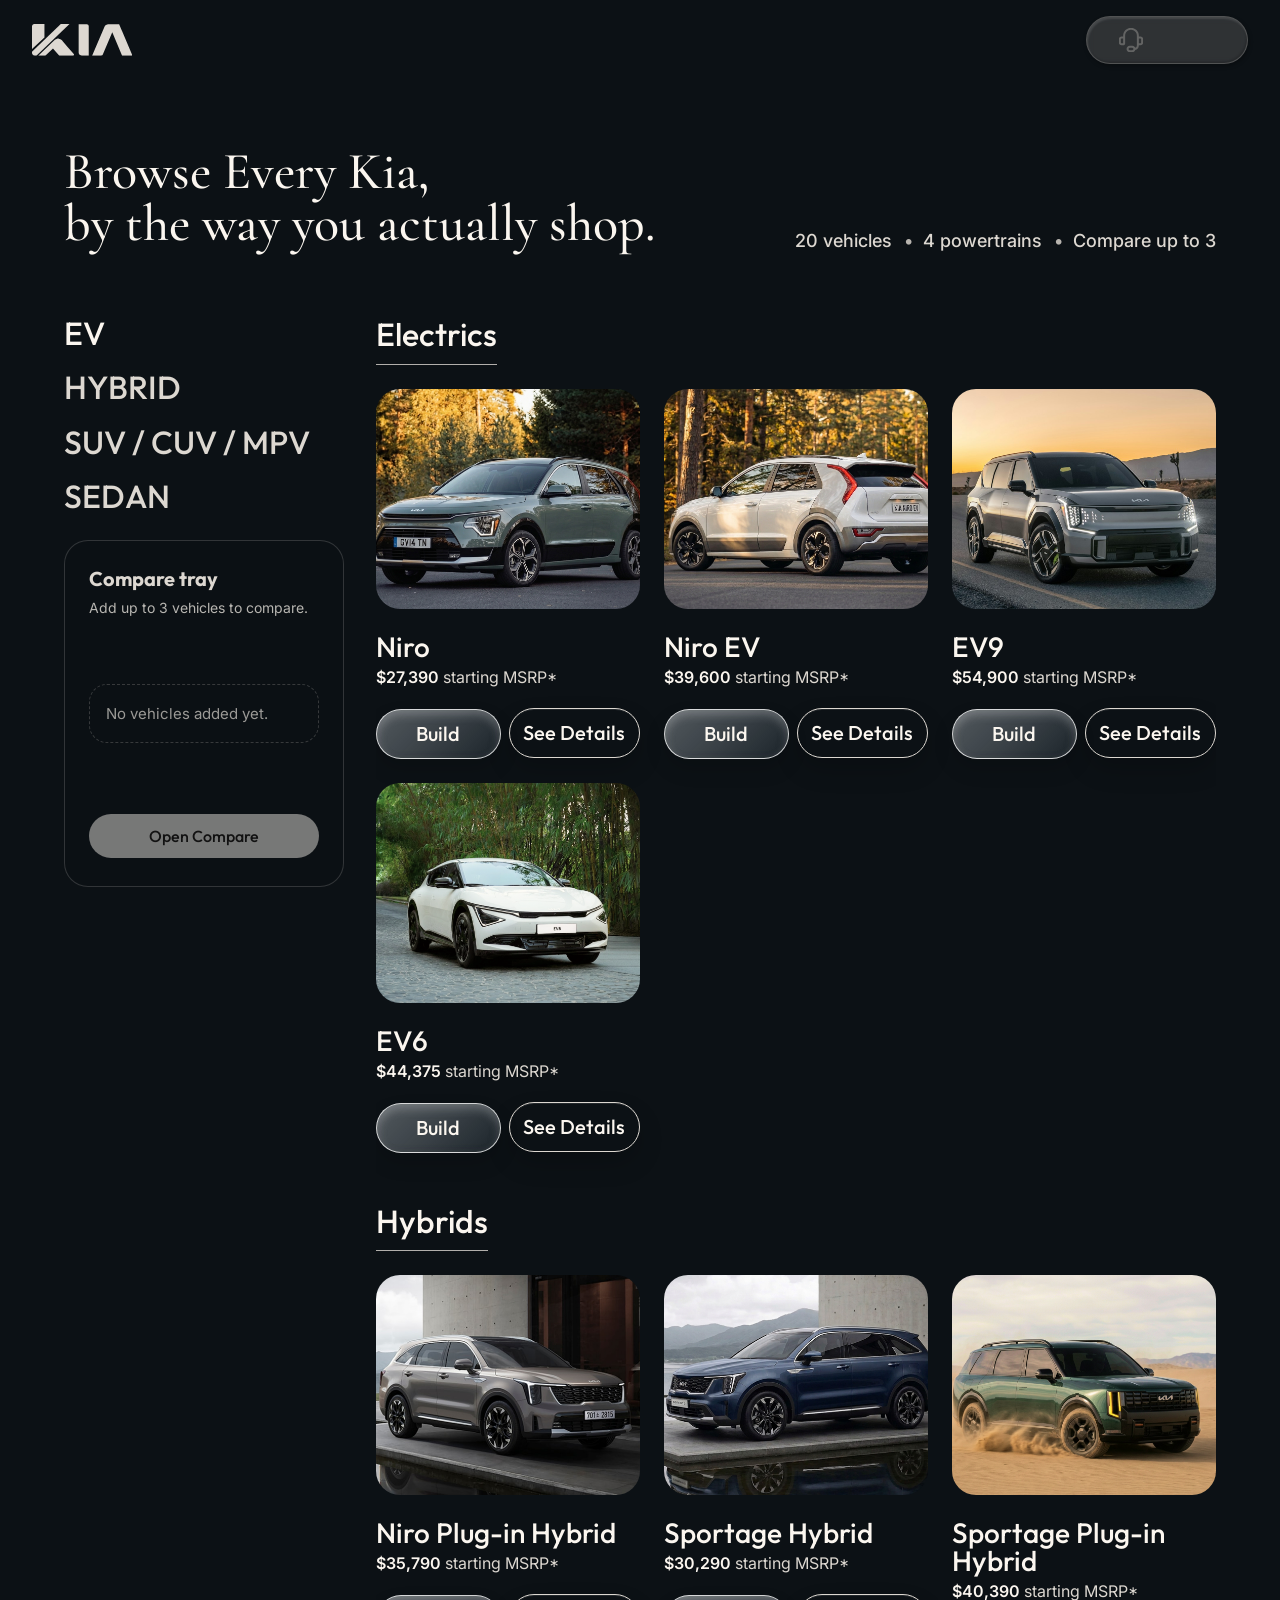
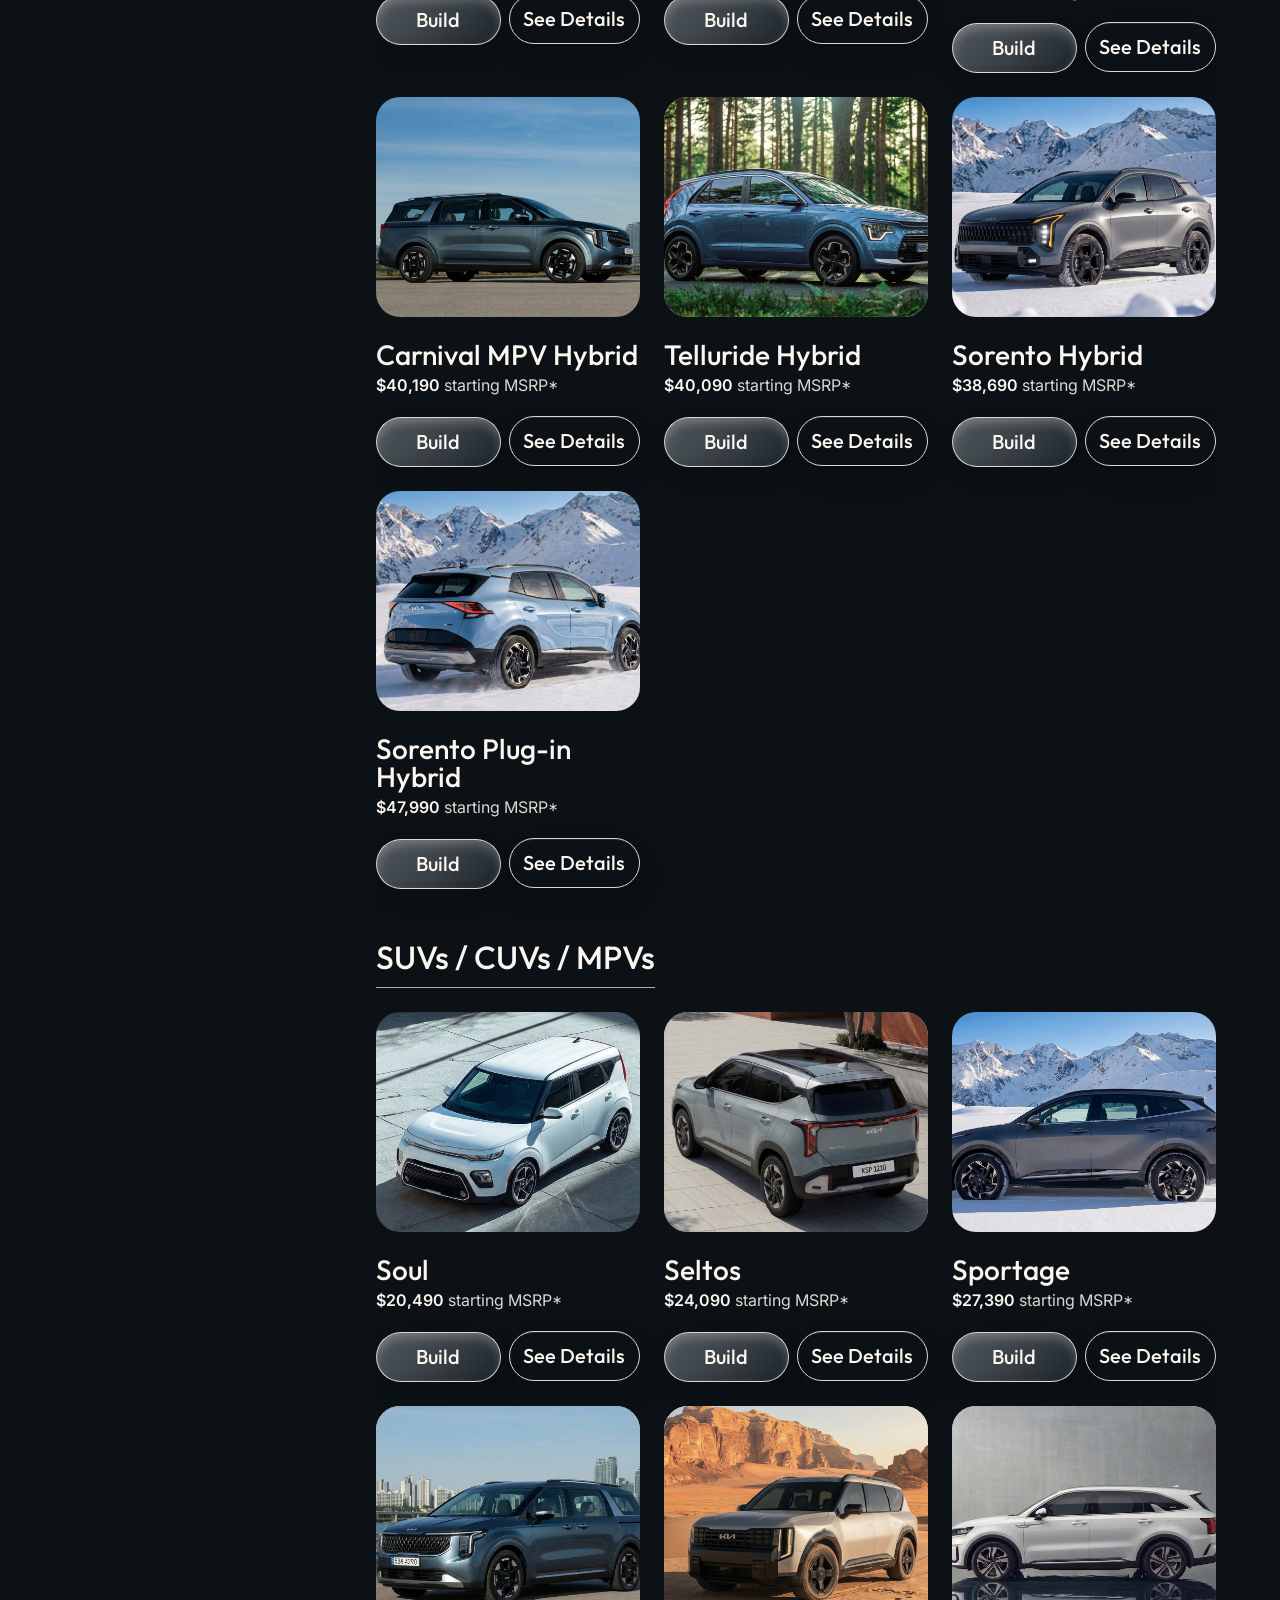
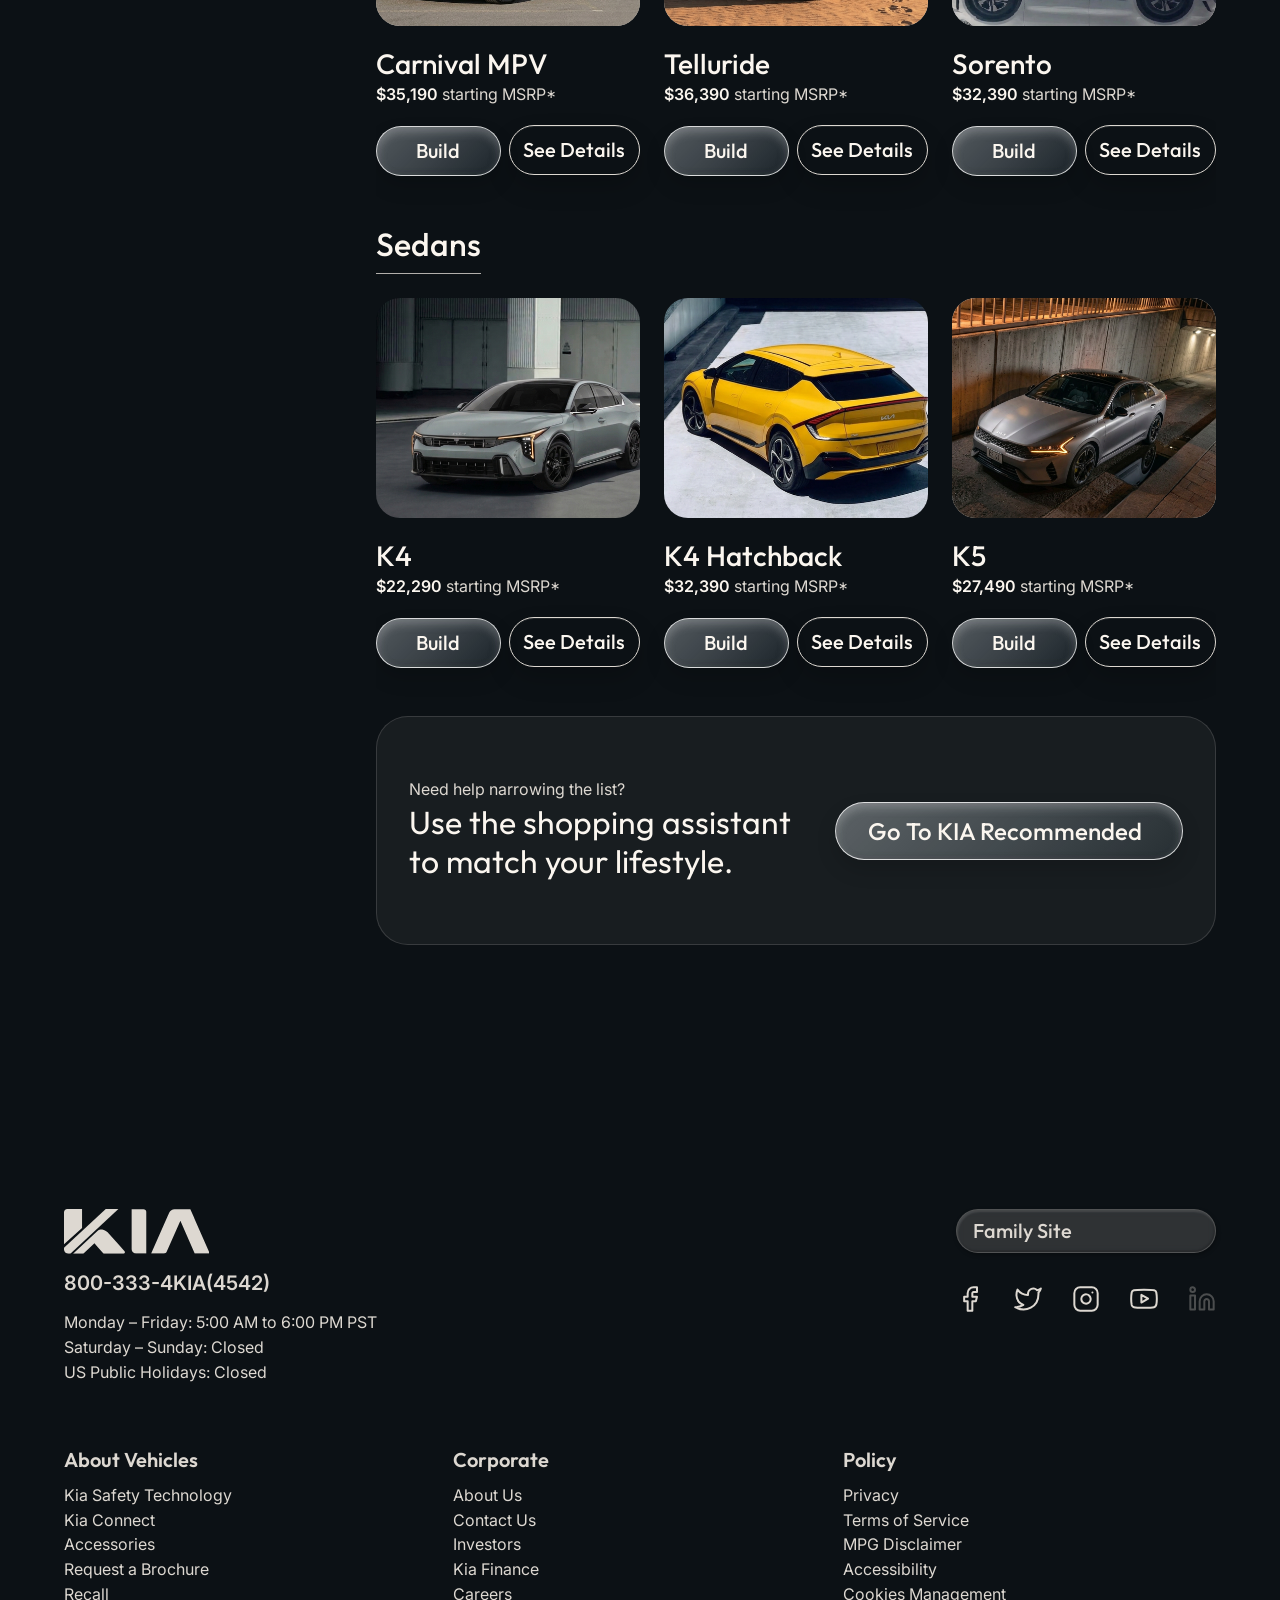
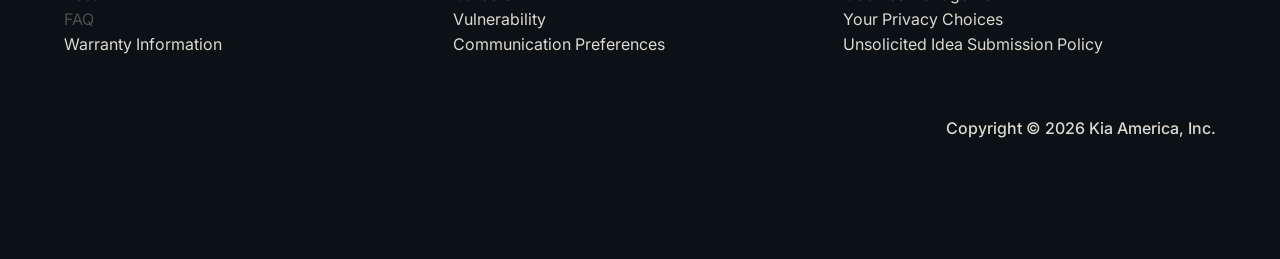
<file: list.html>
<!doctype html>
<html lang="en">

<head>
  <meta charset="UTF-8" />
  <meta name="viewport" content="width=device-width, initial-scale=1.0" />
  <title>kia</title>
  <meta name="keywords"
    content="Kia, Kia Motors, automotive, SUV, electric vehicle, EV9, Sportage, Sorento, Telluride, car models, vehicle specs, car features">
  <meta name="author" content="OneTeam - UI/UX Designer">
  <!-- favicon -->
  <link rel="shortcut icon" href="img/favicon/favicon.ico" type="image/x-icon">
  <link rel="icon" type="image/png" sizes="32x32" href="img/favicon/favicon-32x32.png">
  <link rel="icon" type="image/png" sizes="16x16" href="img/favicon/favicon-16x16.png">
  <!-- 애플 -->
  <link rel="apple-touch-icon" sizes="180x180" href="img/favicon/apple-touch-icon.png">
  <!-- 안드로이드 -->
  <link rel="icon" type="image/png" sizes="192x192" href="img/favicon/android-chrome-192x192.png">
  <link rel="icon" type="image/png" sizes="512x512" href="img/favicon/android-chrome-512x512.png">
  <!-- 揶쎛?紐꾩궔 css -->
  <!-- Basic Icons -->
  <link href="https://cdn.boxicons.com/3.0.8/fonts/basic/boxicons.min.css" rel="stylesheet" />
  <!-- Filled Icons -->
  <link href="https://cdn.boxicons.com/3.0.8/fonts/filled/boxicons-filled.min.css" rel="stylesheet" />
  <!-- Brand Icons -->
  <link href="https://cdn.boxicons.com/3.0.8/fonts/brands/boxicons-brands.min.css" rel="stylesheet" />
  <link href="https://unpkg.com/aos@2.3.1/dist/aos.css" rel="stylesheet" />
  <link rel="stylesheet" href="https://cdn.jsdelivr.net/npm/swiper@11/swiper-bundle.min.css" />
  <!-- ??css -->
  <link rel="stylesheet" href="css/reset.css" />
  <link rel="stylesheet" href="css/common.css" />
  <link rel="stylesheet" href="css/sub05_list.css" />
  <!-- media css -->
  <link rel="stylesheet" href="css/common_media.css" />
  <link rel="stylesheet" href="css/sub05_list_media.css" />
  <!-- 揶쎛?紐꾩궔 js -->

  <!-- ??script -->
  <script src="js/common.js" defer></script>
  <script src="js/sub05_list.js" defer></script>
</head>

<body>
  <div class="wrap">
    <header>
      <div class="inner">
        <div class="header_top">
          <h1><a href="index.html"><img src="img/logo.svg" alt="kia"></a></h1>
          <nav class="glass_bg2">
            <ul class="gnb">
              <li>
                <a href="whykia.html">company</a>
              </li>
              <li>
                <a href="list.html">vehicles</a>
              </li>
              <li>
                <a href="recommended.html">shopping assistant</a>
              </li>
              <li><a href="">inventory</a></li>
              <li>
                <a href="">center</a>
              </li>
              <li><a href="">owners page<i class="bx bx-arrow-up-right-stroke"></i></a></li>
            </ul>
            <div class="icons">
              <a href="" aria-label="customer support"><img src="img/main/header/headphone.svg"
                  alt="customer support"></a>
              <a href="" aria-label="search"><i class="bx bx-search-big"></i></a>
              <a href="" aria-label="language"><i class="bx bx-globe-alt"></i></a>
              <a href="#" class="icon_menu" aria-label="menu"><i class="bx bx-menu"></i></a>
            </div>
          </nav>
        </div>
        <div class="header_bottom">
          <ul class="sub_nav">
            <li><a href="build.html">build my kia</a></li>
            <li><a href="recommended.html">kia recommended</a></li>
            <li><a href="">payment calculator</a></li>
            <li><a href="">trade in</a></li>
            <li><a href="">easy buy</a></li>
            <li><a href="">certified pre-owned</a></li>
            <li><a href="">sub shop</a></li>
          </ul>
        </div>
        <div class="m_panel" aria-hidden="true">
          <nav class="m_nav">
            <div class="m_top">
              <div class="m_left">
                <a href="" aria-label="customer support"><img src="img/main/header/headphone.svg"
                    alt="customer support"></a>
                <a href="" aria-label="search"><i class="bx bx-search-big"></i></a>
                <a href="" aria-label="language"><i class="bx bx-globe-alt"></i></a>
              </div>
              <button type="button" class="close" aria-label="close mobile menu">
                <i class="bx bx-x"></i>
              </button>
            </div>
            <ul class="m_gnb">
              <li>
                <button type="button">company <i class="bx bx-chevron-down"></i></button>
                <ul class="m_sub">
                  <li><a href="whykia.html">why kia</a></li>
                  <li><a href="">safety</a></li>
                  <li><a href="">kia media</a></li>
                  <li><a href="">event</a></li>
                </ul> <!-- //.m_sub -->
              </li>
              <li>
                <button type="button">vehicles <i class="bx bx-chevron-down"></i></button>
                <ul class="m_sub">
                  <li><a href="list.html#ev">EV</a></li>
                  <li><a href="list.html#hybrid">Hybrid</a></li>
                  <li><a href="list.html#suv">SUV / CUV / MPV</a></li>
                  <li><a href="list.html#sedan">sedan</a></li>
                </ul> <!-- //.m_sub -->
              </li>
              <li class="on">
                <button type="button" class="" aria-expanded="true">
                  <span>shopping assistant</span>
                  <i class="bx bx-chevron-down"></i>
                </button>
                <ul class="m_sub">
                  <li><a href="build.html">build my kia</a></li>
                  <li><a href="recommended.html">kia recommended</a></li>
                  <li><a href="">payment calculator</a></li>
                  <li><a href="">trade in</a></li>
                  <li><a href="">easy buy</a></li>
                  <li><a href="">certified pre-owned</a></li>
                  <li><a href="">sub shop</a></li>
                </ul> <!-- //.m_sub -->
              </li>
              <li>
                <a href="">inventory</a>
              </li>
              <li>
                <button type="button">center<i class="bx bx-chevron-down"></i></button>
                <ul class="m_sub">
                  <li><a href="">map</a></li>
                  <li><a href="">kia connect</a></li>
                  <li><a href="">consultation</a></li>
                  <li><a href="">FAQ</a></li>
                </ul> <!-- //.m_sub -->
              </li>
              <li>
                <a href="">owners page <i class="bx bx-arrow-up-right-stroke"></i></a>
              </li>
            </ul>
          </nav>
        </div>
    </header>

    <main class="list_page">
      <section class="list_intro">
        <h2>Browse Every Kia,<br />by the way you actually shop.</h2>
        <p class="list_intro_meta">
          <span>20 vehicles</span>
          <span>4 powertrains</span>
          <span class="list_intro_compare">Compare up to 3</span>
        </p>
      </section>

      <section class="list_layout">
        <aside class="list_sidebar">
          <ul class="filter_nav">
            <li>
              <button type="button" class="on" data-target="#ev">EV</button>
            </li>
            <li>
              <button type="button" data-target="#hybrid">HYBRID</button>
            </li>
            <li>
              <button type="button" data-target="#suv">
                SUV / CUV / MPV
              </button>
            </li>
            <li><button type="button" data-target="#sedan">SEDAN</button></li>
          </ul>

          <div class="compare_tray">
            <strong>Compare tray</strong>
            <p class="compare_hint">Add up to 3 vehicles to compare.</p>
            <ul class="compare_list" aria-live="polite"></ul>
            <button type="button" class="open_compare">Open compare</button>
          </div>
        </aside>

        <div class="list_content">
          <p class="list_summary">
            <span>20 vehicles</span>
            <span>4 powertrains</span>
            <span class="list_summary_compare">Compare up to 3</span>
          </p>
          <article class="vehicle_group" id="ev" data-filter="ev">
            <h3>Electrics</h3>
            <ul class="vehicle_grid">
              <li>
                <article class="vehicle_card">
                  <a href="#" class="thumb"><img src="img/sub05_list/niro.png" alt="Niro" /></a>
                  <div class="meta">
                    <h4>Niro</h4>
                    <p><b>$27,390</b> starting MSRP*</p>
                  </div>
                  <div class="actions">
                    <a href="build.html" class="btn_build white_origin">build</a>
                    <a href="detail.html" class="btn_detail black_btn2">see details</a>
                  </div>
                </article>
              </li>
              <li>
                <article class="vehicle_card">
                  <a href="#" class="thumb"><img src="img/sub05_list/niro-ev.png" alt="Niro EV" /></a>
                  <div class="meta">
                    <h4>Niro EV</h4>
                    <p><b>$39,600</b> starting MSRP*</p>
                  </div>
                  <div class="actions">
                    <a href="build.html" class="btn_build white_origin">build</a>
                    <a href="detail.html" class="btn_detail black_btn2">see details</a>
                  </div>
                </article>
              </li>
              <li>
                <article class="vehicle_card ev9">
                  <svg class="ev9_trace_svg" viewBox="0 0 100 100" preserveAspectRatio="none" aria-hidden="true"
                    focusable="false">
                    <path class="ev9_trace_line"
                      d="M 50 1.5 H 90.5 A 8 8 0 0 1 98.5 9.5 V 90.5 A 8 8 0 0 1 90.5 98.5 H 9.5 A 8 8 0 0 1 1.5 90.5 V 9.5 A 8 8 0 0 1 9.5 1.5 H 50">
                    </path>
                  </svg>
                  <a href="#" class="thumb"><img src="img/sub05_list/ev9.png" alt="EV9" /></a>
                  <div class="meta">
                    <h4>EV9</h4>
                    <p><b>$54,900</b> starting MSRP*</p>
                  </div>
                  <div class="actions">
                    <a href="build.html" class="btn_build white_origin">build</a>
                    <a href="detail.html" class="btn_detail black_btn2">see details</a>
                  </div>
                </article>
              </li>
              <li>
                <article class="vehicle_card">
                  <a href="#" class="thumb"><img src="img/sub05_list/ev6.png" alt="EV6" /></a>
                  <div class="meta">
                    <h4>EV6</h4>
                    <p><b>$44,375</b> starting MSRP*</p>
                  </div>
                  <div class="actions">
                    <a href="build.html" class="btn_build white_origin">build</a>
                    <a href="detail.html" class="btn_detail black_btn2">see details</a>
                  </div>
                </article>
              </li>
            </ul>
          </article>

          <article class="vehicle_group" id="hybrid" data-filter="hybrid">
            <h3>Hybrids</h3>
            <ul class="vehicle_grid">
              <li>
                <article class="vehicle_card">
                  <a href="#" class="thumb"><img src="img/sub05_list/niro-plug-in-hybrid.png"
                      alt="Niro Plug-in Hybrid" /></a>
                  <div class="meta">
                    <h4>Niro Plug-in Hybrid</h4>
                    <p><b>$35,790</b> starting MSRP*</p>
                  </div>
                  <div class="actions">
                    <a href="build.html" class="btn_build white_origin">build</a>
                    <a href="detail.html" class="btn_detail black_btn2">see details</a>
                  </div>
                </article>
              </li>
              <li>
                <article class="vehicle_card">
                  <a href="#" class="thumb"><img src="img/sub05_list/sportage-hybrid.png" alt="Sportage Hybrid" /></a>
                  <div class="meta">
                    <h4>Sportage Hybrid</h4>
                    <p><b>$30,290</b> starting MSRP*</p>
                  </div>
                  <div class="actions">
                    <a href="build.html" class="btn_build white_origin">build</a>
                    <a href="detail.html" class="btn_detail black_btn2">see details</a>
                  </div>
                </article>
              </li>
              <li>
                <article class="vehicle_card">
                  <a href="#" class="thumb"><img src="img/sub05_list/sportage-plug-in-hybrid.png"
                      alt="Sportage Plug-in Hybrid" /></a>
                  <div class="meta">
                    <h4>Sportage Plug-in Hybrid</h4>
                    <p><b>$40,390</b> starting MSRP*</p>
                  </div>
                  <div class="actions">
                    <a href="build.html" class="btn_build white_origin">build</a>
                    <a href="detail.html" class="btn_detail black_btn2">see details</a>
                  </div>
                </article>
              </li>
              <li>
                <article class="vehicle_card">
                  <a href="#" class="thumb"><img src="img/sub05_list/carnival-mpv-hybrid.png"
                      alt="Carnival MPV Hybrid" /></a>
                  <div class="meta">
                    <h4>Carnival MPV Hybrid</h4>
                    <p><b>$40,190</b> starting MSRP*</p>
                  </div>
                  <div class="actions">
                    <a href="build.html" class="btn_build white_origin">build</a>
                    <a href="detail.html" class="btn_detail black_btn2">see details</a>
                  </div>
                </article>
              </li>
              <li>
                <article class="vehicle_card">
                  <a href="#" class="thumb"><img src="img/sub05_list/telluride-hybrid.png" alt="Telluride Hybrid" /></a>
                  <div class="meta">
                    <h4>Telluride Hybrid</h4>
                    <p><b>$40,090</b> starting MSRP*</p>
                  </div>
                  <div class="actions">
                    <a href="build.html" class="btn_build white_origin">build</a>
                    <a href="detail.html" class="btn_detail black_btn2">see details</a>
                  </div>
                </article>
              </li>
              <li>
                <article class="vehicle_card">
                  <a href="#" class="thumb"><img src="img/sub05_list/sorento-hybrid.png" alt="Sorento Hybrid" /></a>
                  <div class="meta">
                    <h4>Sorento Hybrid</h4>
                    <p><b>$38,690</b> starting MSRP*</p>
                  </div>
                  <div class="actions">
                    <a href="build.html" class="btn_build white_origin">build</a>
                    <a href="detail.html" class="btn_detail black_btn2">see details</a>
                  </div>
                </article>
              </li>
              <li>
                <article class="vehicle_card">
                  <a href="#" class="thumb"><img src="img/sub05_list/sorento-plug-in-hybrid.png"
                      alt="Sorento Plug-in Hybrid" /></a>
                  <div class="meta">
                    <h4>Sorento Plug-in Hybrid</h4>
                    <p><b>$47,990</b> starting MSRP*</p>
                  </div>
                  <div class="actions">
                    <a href="build.html" class="btn_build white_origin">build</a>
                    <a href="detail.html" class="btn_detail black_btn2">see details</a>
                  </div>
                </article>
              </li>
            </ul>
          </article>

          <article class="vehicle_group" id="suv" data-filter="suv">
            <h3>SUVs / CUVs / MPVs</h3>
            <ul class="vehicle_grid">
              <li>
                <article class="vehicle_card">
                  <a href="#" class="thumb"><img src="img/sub05_list/soul.png" alt="Soul" /></a>
                  <div class="meta">
                    <h4>Soul</h4>
                    <p><b>$20,490</b> starting MSRP*</p>
                  </div>
                  <div class="actions">
                    <a href="build.html" class="btn_build white_origin">build</a>
                    <a href="detail.html" class="btn_detail black_btn2">see details</a>
                  </div>
                </article>
              </li>
              <li>
                <article class="vehicle_card">
                  <a href="#" class="thumb"><img src="img/sub05_list/seltos.png" alt="Seltos" /></a>
                  <div class="meta">
                    <h4>Seltos</h4>
                    <p><b>$24,090</b> starting MSRP*</p>
                  </div>
                  <div class="actions">
                    <a href="build.html" class="btn_build white_origin">build</a>
                    <a href="detail.html" class="btn_detail black_btn2">see details</a>
                  </div>
                </article>
              </li>
              <li>
                <article class="vehicle_card">
                  <a href="#" class="thumb"><img src="img/sub05_list/sportage.png" alt="Sportage" /></a>
                  <div class="meta">
                    <h4>Sportage</h4>
                    <p><b>$27,390</b> starting MSRP*</p>
                  </div>
                  <div class="actions">
                    <a href="build.html" class="btn_build white_origin">build</a>
                    <a href="detail.html" class="btn_detail black_btn2">see details</a>
                  </div>
                </article>
              </li>
              <li>
                <article class="vehicle_card">
                  <a href="#" class="thumb"><img src="img/sub05_list/carnival-mpv.png" alt="Carnival MPV" /></a>
                  <div class="meta">
                    <h4>Carnival MPV</h4>
                    <p><b>$35,190</b> starting MSRP*</p>
                  </div>
                  <div class="actions">
                    <a href="build.html" class="btn_build white_origin">build</a>
                    <a href="detail.html" class="btn_detail black_btn2">see details</a>
                  </div>
                </article>
              </li>
              <li>
                <article class="vehicle_card">
                  <a href="#" class="thumb"><img src="img/sub05_list/telluride.png" alt="Telluride" /></a>
                  <div class="meta">
                    <h4>Telluride</h4>
                    <p><b>$36,390</b> starting MSRP*</p>
                  </div>
                  <div class="actions">
                    <a href="build.html" class="btn_build white_origin">build</a>
                    <a href="detail.html" class="btn_detail black_btn2">see details</a>
                  </div>
                </article>
              </li>
              <li>
                <article class="vehicle_card">
                  <a href="#" class="thumb"><img src="img/sub05_list/sorento.png" alt="Sorento" /></a>
                  <div class="meta">
                    <h4>Sorento</h4>
                    <p><b>$32,390</b> starting MSRP*</p>
                  </div>
                  <div class="actions">
                    <a href="build.html" class="btn_build white_origin">build</a>
                    <a href="detail.html" class="btn_detail black_btn2">see details</a>
                  </div>
                </article>
              </li>
            </ul>
          </article>

          <article class="vehicle_group" id="sedan" data-filter="sedan">
            <h3>Sedans</h3>
            <ul class="vehicle_grid">
              <li>
                <article class="vehicle_card">
                  <a href="#" class="thumb"><img src="img/sub05_list/k4.png" alt="K4" /></a>
                  <div class="meta">
                    <h4>K4</h4>
                    <p><b>$22,290</b> starting MSRP*</p>
                  </div>
                  <div class="actions">
                    <a href="build.html" class="btn_build white_origin">build</a>
                    <a href="detail.html" class="btn_detail black_btn2">see details</a>
                  </div>
                </article>
              </li>
              <li>
                <article class="vehicle_card">
                  <a href="#" class="thumb"><img src="img/sub05_list/k4-hatchback.png" alt="K4 Hatchback" /></a>
                  <div class="meta">
                    <h4>K4 Hatchback</h4>
                    <p><b>$32,390</b> starting MSRP*</p>
                  </div>
                  <div class="actions">
                    <a href="build.html" class="btn_build white_origin">build</a>
                    <a href="detail.html" class="btn_detail black_btn2">see details</a>
                  </div>
                </article>
              </li>
              <li>
                <article class="vehicle_card">
                  <a href="#" class="thumb"><img src="img/sub05_list/k5.png" alt="K5" /></a>
                  <div class="meta">
                    <h4>K5</h4>
                    <p><b>$27,490</b> starting MSRP*</p>
                  </div>
                  <div class="actions">
                    <a href="build.html" class="btn_build white_origin">build</a>
                    <a href="detail.html" class="btn_detail black_btn2">see details</a>
                  </div>
                </article>
              </li>
            </ul>
          </article>

          <section class="assistant_banner">
            <div class="copy">
              <p>Need help narrowing the list?</p>
              <h4>Use the shopping assistant to match your lifestyle.</h4>
            </div>
            <a href="recommended.html" class="cta white_origin">Go to KIA recommended
              <i class="bx bx-arrow-up-right-stroke"></i></a>
          </section>
        </div>
      </section>
    </main>

    <footer>
      <div class="inner">
        <div class="f_left">
          <div class="l_top">
            <div class="f_logo">
              <img src="img/logo.svg" alt="kia">
            </div> <!-- //.f_logo -->
            <b>800-333-4KIA(4542)</b>
            <div class="f_date">
              <p>Monday – Friday: 5:00 AM to 6:00 PM PST</p>
              <p>Saturday – Sunday: Closed</p>
              <p>US Public Holidays: Closed</p>
            </div> <!-- //.l_date -->
          </div> <!-- //.l_top -->
          <div class="l_bottom">
            <div class="f_fam">
              <strong class="glass_bg2">family site<i class="bx bx-chevron-up"></i></strong>
              <ul class="fam glass_bg2">
                <li><a href="https://worldwide.kia.com/kr">Kia Global</a></li>
                <li><a href="#">Kia Gear</a></li>
                <li><a href="https://owners.kia.com/us/en/kia-owner-portal.html/?_cl=lwUtf1tE82IMPKyvdS7rDF6I">Kia
                    Owners</a></li>
                <li><a href="#">Kia Media</a></li>
                <li><a href="#">Kia Talent Lounge</a></li>
              </ul> <!-- //.fam -->
            </div> <!-- //.fam -->
            <ul class="f_sns">
              <li><a href="https://www.facebook.com/kia?_cl=qYvertRCFlBCLubuG22b7YMt
"><img src="img/footer/facebook.svg" alt=""></a></li>
              <li><a href="https://x.com/kia?_cl=qYvertRCFlBCLubuG22b7YMt
"><img src="img/footer/twitter.svg" alt=""></a></li>
              <li><a href="https://www.instagram.com/kiausa/?_cl=qYvertRCFlBCLubuG22b7YMt
"><img src="img/footer/instagram.svg" alt=""></a></li>
              <li><a href="https://www.youtube.com/kia"><img src="img/footer/youtube.svg" alt=""></a></li>
              <li><a href=""><img src="img/footer/linkedin.svg" alt=""></a></li>
            </ul> <!-- //.f_sns -->
          </div> <!-- //.l_bottom -->
        </div> <!-- //.left -->
        <div class="f_right">
          <div class="f_memu">
            <article class="about">
              <strong>About Vehicles</strong>
              <ul>
                <li><a href="https://www.kia.com/us/en/adas">Kia Safety Technology</a></li>
                <li><a href="https://owners.kia.com/us/en/about-uvo-link.html?_cl=qYvertRCFlBCLubuG22b7YMt">Kia
                    Connect</a></li>
                <li><a href="https://www.kiaaccessoryguide.com/?_cl=qYvertRCFlBCLubuG22b7YMt">Accessories</a></li>
                <li><a href="https://www.kia.com/us/en/brochure-request">Request a Brochure</a></li>
                <li><a href="https://owners.kia.com/us/en/recalls.html?_cl=qYvertRCFlBCLubuG22b7YMt">Recall</a></li>
                <li><a href="">FAQ</a></li>
                <li><a href="https://www.kia.com/us/en/warranty">Warranty Information</a></li>
              </ul>
            </article> <!-- //.about -->
            <article class="coporate">
              <strong>Corporate</strong>
              <ul>
                <li><a
                    href="https://careers-americas.kia.com/kus/content/About-us/?_cl=lwUtf1tE82IMPKyvdS7rDF6I&locale=en_US">About
                    Us</a></li>
                <li><a href="https://customercare.kiausa.com/?_cl=lwUtf1tE82IMPKyvdS7rDF6I">Contact Us</a></li>
                <li><a href="https://worldwide.kia.com/int/company/ir?_cl=lwUtf1tE82IMPKyvdS7rDF6I">Investors</a></li>
                <li><a href="https://www.kiafinance.com/home?_cl=lwUtf1tE82IMPKyvdS7rDF6I">Kia Finance</a></li>
                <li><a href="https://www.kia.com/us/en/careers">Careers</a></li>
                <li><a href="https://www.kia.com/us/en/vulnerability">Vulnerability</a></li>
                <li><a href="https://www.kia.com/us/en/ccpc">Communication Preferences </a></li>
              </ul>
            </article> <!-- //.coporate -->
            <article class="policy">
              <strong>Policy</strong>
              <ul>
                <li><a href="https://www.kia.com/us/en/privacy">Privacy</a></li>
                <li><a href="https://www.kia.com/us/en/terms-of-service">Terms of Service</a></li>
                <li><a href="https://www.kia.com/us/en/mpg-disclaimer">MPG Disclaimer</a></li>
                <li><a href="https://www.kia.com/us/en/accessibility">Accessibility</a></li>
                <li><a href="https://www.kia.com/us/en#">Cookies Management</a></li>
                <li><a
                    href="https://customercare.kiausa.com/?_cl=qYvertRCFlBCLubuG22b7YMt&_gl=1*1o6hwhd*_gcl_aw*R0NMLjE3NzQ2MDAyODMuQ2owS0NRancxWmpPQmhDbUFSSXNBRER1RlREV2lrZThRX1N1MlozU1VqRGRJQjNIWnVjTWprX29ZWGhMUThvTGdTLXpGVzBvRUpFVC00UWFBcVBPRUFMd193Y0I.*_gcl_au*MTYxODg4MDI5MC4xNzc0NDM1NTA5">Your
                    Privacy Choices</a></li>
                <li><a href="https://www.kia.com/us/en/unsolicited-idea-submission-policy">Unsolicited Idea Submission
                    Policy</a></li>
              </ul>
            </article> <!-- //.policy -->
          </div> <!-- //.f_memu -->
          <div class="f_copy">
            Copyright © 2026 Kia America, Inc.
          </div> <!-- //.f_copy -->
        </div> <!-- //.f_right -->
      </div> <!-- //.inner -->
    </footer>
  </div>
</body>

</html>
</file>
<file: css/common.css>
@charset "utf-8";
@import url("https://fonts.googleapis.com/css2?family=Cormorant+Garamond:ital,wght@0,300..700;1,300..700&family=Inter:ital,opsz,wght@0,14..32,100..900;1,14..32,100..900&family=Outfit:wght@100..900&family=Roboto:ital,wght@0,100..900;1,100..900&display=swap");

:root {
  font-size: 20px;
  --kia-white1: #fbf6ef;
  --kia-white2: #ddd8d1;
  --kia-black: #121212;
  --kia-main-black: #0c1115;
  --font-roboto: "Roboto", sans-serif;
  --font-outfit: "Outfit", sans-serif;
  --font-Cormorant-Garamond: "Cormorant Garamond", serif;
}

body {
  line-height: 1;
  background-color: #0c1115;
  font-family: "Inter", sans-serif;
}

header a:not(.icon_menu):is(:not([href]), [href=""], [href="#"]),
footer a:is(:not([href]), [href=""], [href="#"]) {
  color: rgba(221, 216, 209, 0.3) !important;
  pointer-events: none !important;
  cursor: default !important;
}

header a:not(.icon_menu):is(:not([href]), [href=""], [href="#"]) i,
header a:not(.icon_menu):is(:not([href]), [href=""], [href="#"]) span,
footer a:is(:not([href]), [href=""], [href="#"]) i,
footer a:is(:not([href]), [href=""], [href="#"]) span {
  color: inherit !important;
}

header a:not(.icon_menu):is(:not([href]), [href=""], [href="#"]) img,
header a:not(.icon_menu):is(:not([href]), [href=""], [href="#"]) svg,
footer a:is(:not([href]), [href=""], [href="#"]) img,
footer a:is(:not([href]), [href=""], [href="#"]) svg {
  opacity: 0.3;
}

div,
p,
a,
form,
legend,
label,
input,
table,
caption,
th,
td,
li,
blockquote,
strong,
b,
em,
i,
span,
button,
select,
option,
i {
  color: var(--kia-white2);
}

strong {
  font-family: "Outfit", sans-serif;
}

h1,
h2,
h3,
h4,
h5,
h6 {
  font-family: "Cormorant Garamond", serif;
  color: var(--kia-white1);
  line-height: 1.3;
  font-weight: 500;
}

h1 {
  font-size: 72px;
}

h2 {
  font-size: 64px;
}

h3 {
  font-size: 56px;
}

h4 {
  font-size: 48px;
}

h5 {
  font-size: 40px;
}

h6 {
  font-size: 36px;
}

button {
  padding: 16px 32px;
  border-radius: 55px;
  font-weight: 500;
  display: flex;
  gap: 12px;
  font-family: "Outfit", sans-serif;
  cursor: pointer;
  color: var(--kia-white1);
  text-transform: capitalize;
  font-size: 1rem;
}

a.black_btn2,
a.white_origin {
  text-transform: capitalize;
  font-family: "Outfit", sans-serif;
  min-height: 44px;
  border-radius: 999px;
  padding: 16px 32px;
  border-radius: 55px;
  display: inline-flex;
  align-items: center;
  justify-content: center;
  font-weight: 500;
  gap: 12px;
  color: var(--kia-white1);
  font-size: 1.125rem;
}

.white_origin {
  color: var(--kia-black);
  background: linear-gradient(135deg,
      rgba(255, 255, 255, 0.3) 0%,
      rgba(255, 255, 255, 0.2) 50%,
      rgba(200, 200, 200, 0.1) 100%);
  backdrop-filter: blur(5px) saturate(180%);
  -webkit-backdrop-filter: blur(5px) saturate(180%);
  border: 1.5px solid rgba(255, 255, 255, 0.8);
  box-shadow:
    inset 0 5px 10px rgba(251, 251, 251, 0.25),
    inset 0 -3px 5px rgba(0, 0, 0, 0.05),
    0 10px 20px rgba(0, 0, 0, 0.15);
}

.white_origin:hover {
  border-color: #ABF4F6;
}

.white_origin.on {
  background: rgba(12, 17, 21, 0.72);
  border-width: 1px;
  border-color: rgba(160, 247, 255, 0.92);
  color: var(--kia-white1);
  box-shadow:
    inset 0 1px 0 rgba(255, 255, 255, 0.1),
    0px 0px 11px 8px rgba(172, 255, 235, 0.26);
}

.white_origin span {
  color: var(--kia-black);
}

.trans_origin {
  background: rgba(12, 17, 21, 0.05);
  backdrop-filter: blur(3px);
  -webkit-backdrop-filter: blur(3px);
  box-shadow:
    inset 1px 1.5px 1.5px rgba(255, 255, 255, 0.117),
    inset -1px -1.5px 2px rgba(0, 0, 0, 0.2),
    inset 0 0 10px rgba(255, 255, 255, 0),
    1px 2px 4px rgba(0, 0, 0, 0.8);
  outline: 0.5px solid rgba(255, 255, 255, 0.2);
  outline-offset: -0.5px;
  overflow: hidden;
}

.trans_origin2 {
  background: rgba(255, 255, 255, 0.04);

  position: relative;
  overflow: hidden;
  border: 1px solid rgba(255, 255, 255, 0.05);

  box-shadow:
    inset 0 1px 0 rgba(255, 255, 255, 0.35),
    inset 0 -2px 6px rgba(0, 0, 0, 0.4),
    0 8px 24px rgba(0, 0, 0, 0.5);
}

.trans_origin2>* {
  position: relative;
  z-index: 2;
}

.trans_origin2::before {
  content: "";
  position: absolute;
  inset: -20px;

  background:
    radial-gradient(circle at 30% 30%,
      rgba(255, 255, 255, 0.01),
      transparent 40%),
    radial-gradient(circle at 70% 70%,
      rgba(255, 255, 255, 0.1),
      transparent 50%),
    linear-gradient(135deg, #1a2228, #0c1115);

  filter: blur(15px);
  pointer-events: none;
}

.trans_origin2::after {
  content: "";
  position: absolute;
  inset: 0;

  background: linear-gradient(135deg,
      rgba(255, 255, 255, 0.02) 0%,
      rgba(255, 255, 255, 0.03) 25%,
      rgba(255, 255, 255, 0.03) 45%,
      transparent 65%);

  pointer-events: none;
}

.trans_origin2::before {
  z-index: 0;
}

.trans_origin2::after {
  z-index: 1;
}

.dark_origin {
  background: rgba(12, 17, 21, 0.5);
  backdrop-filter: blur(3px);
  -webkit-backdrop-filter: blur(3px);
  box-shadow:
    inset 1px 1.5px 1.5px rgba(255, 255, 255, 0.4),
    inset -1px -1.5px 2px rgba(0, 0, 0, 0.1),
    inset 0 0 10px rgba(255, 255, 255, 0.05),
    1px 2px 4px rgba(0, 0, 0, 0.8);
  outline: 0.5px solid rgba(255, 255, 255, 0.2);
  outline-offset: -0.5px;
  overflow: hidden;

  position: absolute;
  right: 100px;
  bottom: 70px;
}

.dark_origin2 {
  background: rgba(12, 17, 21, 0.5);
  backdrop-filter: blur(3px);
  -webkit-backdrop-filter: blur(3px);
  box-shadow:
    inset 0px 1px 0.5px rgba(255, 255, 255, 0.4),
    inset -1px -1.5px 2px rgba(0, 0, 0, 0.2),
    1px 2px 4px rgba(0, 0, 0, 0.5);
  border: 0.5px solid rgba(255, 255, 255, 0.15);

  position: absolute;
  right: 100px;
  bottom: 0;
}

.dark_origin3 {
  background:
    linear-gradient(135deg,
      rgba(255, 255, 255, 0.4) 0%,
      rgba(255, 255, 255, 0.1) 15%,
      rgba(255, 255, 255, 0) 30%,
      rgba(0, 0, 0, 0) 50%,
      rgba(0, 0, 0, 0.25) 100%),
    rgba(10, 10, 10, 0.5);
  backdrop-filter: blur(3px);
  -webkit-backdrop-filter: blur(3px);
  border: 1px solid rgba(255, 255, 255, 0.1);
  border-top: 1px solid rgba(255, 255, 255, 0.7);
  box-shadow:
    inset 0 2px 2px rgba(255, 255, 255, 0.5),
    0 10px 25px rgba(0, 0, 0, 0.6);

  position: absolute;
  right: 300px;
  bottom: 0;
}

.glass_bg1 {
  background: rgba(251, 246, 239, 0.25);
  backdrop-filter: blur(3px);
  -webkit-backdrop-filter: blur(3px);
  /* Highlight */
  box-shadow:
    inset 1px 2px 2px rgba(255, 255, 255, 0.117),
    inset -1px -1.5px 2px rgba(0, 0, 0, 0.2),
    inset 0 0 10px rgba(255, 255, 255, 0),
    1px 2px 4px rgba(0, 0, 0, 0.6);
  outline: 0.5px solid rgba(255, 255, 255, 0.2);
  outline-offset: -0.5px;

  overflow: hidden;
}

.glass_bg2 {
  background: rgba(99, 99, 99, 0.406);
  backdrop-filter: blur(4px);
  -webkit-backdrop-filter: blur(4px);
  /* Highlight */
  box-shadow:
    inset 1px 2px 2px rgba(255, 255, 255, 0.117),
    inset -1px -1.5px 2px rgba(0, 0, 0, 0.17),
    inset 0 0 10px rgba(255, 255, 255, 0),
    1px 2px 4px rgba(0, 0, 0, 0.3);

  border: 1px solid rgba(251, 246, 239, 0.17);
}

.black_btn {
  transform: translateY(-1px);
  box-shadow:
    inset 0 1px 0 rgba(255, 255, 255, 0.1),
    0 12px 24px rgba(0, 0, 0, 0.18);
}

.black_btn2 {
  transform: translateY(-1px);
  box-shadow:
    inset 0 1px 0 rgba(255, 255, 255, 0.1),
    0 12px 24px rgba(0, 0, 0, 0.18);
  border: 1px solid var(--kia-white2);
}

.black_btn2:hover {
  border: 1px solid #ABF4F6;
  /* color: #ABF4F6; */
}

.page_top_btn {
  position: fixed;
  right: 40px;
  bottom: 40px;
  width: 64px;
  height: 64px;
  padding: 12px;
  display: inline-flex;
  align-items: center;
  justify-content: center;
  border-radius: 555px;
  background: rgba(251, 246, 239, 0.16);
  backdrop-filter: blur(10px);
  -webkit-backdrop-filter: blur(10px);
  box-shadow:
    inset 0 1px 0 rgba(255, 255, 255, 0.22),
    inset 0 -2px 6px rgba(0, 0, 0, 0.3),
    0 12px 28px rgba(0, 0, 0, 0.26);
  border: 1px solid rgba(251, 246, 239, 0.12);
  opacity: 0;
  visibility: hidden;
  pointer-events: none;
  transform: translateY(12px);
  transition:
    opacity 0.24s ease,
    transform 0.24s ease,
    visibility 0.24s ease,
    box-shadow 0.24s ease;
  z-index: 950;
}

.page_top_btn.is-visible {
  opacity: 1;
  visibility: visible;
  pointer-events: auto;
  transform: translateY(0);
}

.page_top_btn:hover,
.page_top_btn:focus-visible {
  transform: translateY(-2px);
  box-shadow:
    inset 0 1px 0 rgba(255, 255, 255, 0.24),
    inset 0 -2px 6px rgba(0, 0, 0, 0.3),
    0 16px 32px rgba(0, 0, 0, 0.3);
}

.page_top_btn_icon {
  width: 36px;
  height: 36px;
  display: inline-flex;
  align-items: center;
  justify-content: center;
}

.page_top_btn_icon path {
  fill: none;
  stroke: var(--kia-white1);
  stroke-width: 1.8;
  stroke-linecap: round;
  stroke-linejoin: round;
}

.quick_move_root {
  position: fixed;
  right: 64px;
  bottom: 64px;
  display: flex;
  flex-direction: column;
  align-items: center;
  gap: 8px;
  opacity: 0;
  visibility: hidden;
  pointer-events: none;
  transform: translateY(12px);
  transition:
    opacity 0.24s ease,
    transform 0.24s ease,
    visibility 0.24s ease;
  z-index: 950;
}

.quick_move_root.is-visible {
  opacity: 1;
  visibility: visible;
  pointer-events: auto;
  transform: translateY(0);
}

.quick_move_toggle,
.quick_move_panel,
.quick_move_close {
  border: 1px solid rgba(251, 246, 239, 0.12);
  border-radius: 55px;
  box-shadow:
    inset 0 1px 0 rgba(255, 255, 255, 0.22),
    inset 0 -2px 6px rgba(0, 0, 0, 0.3),
    0 12px 28px rgba(0, 0, 0, 0.26);
  backdrop-filter: blur(10px);
  -webkit-backdrop-filter: blur(10px);
}

.quick_move_toggle,
.quick_move_close {
  width: 100px;
  height: 100px;
  padding: 20px;
  display: flex;
  align-items: center;
  justify-content: center;
  background: rgba(251, 246, 239, 0.2);
  transition:
    opacity 0.24s ease,
    visibility 0.24s ease,
    background-color 0.24s ease;
}

.quick_move_toggle {
  cursor: pointer;
}

.quick_move_toggle_label {
  display: flex;
  flex-direction: column;
  align-items: center;
  color: var(--kia-white1);
  font-family: "Outfit", sans-serif;
  font-weight: 600;
  line-height: 1.1;
  text-align: center;
}

.quick_move_toggle_label span:first-child {
  font-size: 1.75rem;
}

.quick_move_toggle_label span:last-child {
  font-size: 1.25rem;
}

.quick_move_panel,
.quick_move_close {
  display: none;
}

.quick_move_root.is-open .quick_move_toggle,
.quick_move_root.is-closing .quick_move_toggle {
  position: absolute;
  top: auto;
  bottom: 0;
  left: 0;
  opacity: 0;
  visibility: hidden;
  pointer-events: none;
}

.quick_move_root.is-open .quick_move_panel,
.quick_move_root.is-open .quick_move_close,
.quick_move_root.is-closing .quick_move_panel,
.quick_move_root.is-closing .quick_move_close {
  display: flex;
}

.quick_move_panel {
  width: 100px;
  padding: 16px 0;
  flex-direction: column;
  align-items: center;
  justify-content: flex-start;
  background: rgba(251, 246, 239, 0.4);
  overflow: visible;
  transform-origin: bottom center;
}

.quick_move_root.is-open .quick_move_panel {
  animation: quickMovePanelSlideUp 0.42s cubic-bezier(0.22, 1, 0.36, 1) both;
}

.quick_move_root.is-closing .quick_move_panel {
  pointer-events: none;
  animation: quickMovePanelSlideDown 0.34s ease 0.14s both;
}

.quick_move_action {
  width: 90px;
  height: 90px;
  min-height: 90px;
  position: relative;
  display: inline-flex;
  align-items: center;
  justify-content: center;
  margin: 0 auto;
  padding: 0;
  border: 0;
  border-radius: 50%;
  background: transparent;
  cursor: pointer;
  transition:
    background-color 0.24s ease,
    transform 0.24s ease;
}

.quick_move_root.is-open .quick_move_action {
  opacity: 0;
  animation: quickMoveActionRise 0.52s cubic-bezier(0.22, 1, 0.36, 1) forwards;
}

.quick_move_root.is-closing .quick_move_action {
  opacity: 1;
  animation: quickMoveActionFall 0.34s cubic-bezier(0.55, 0, 0.75, 0) forwards;
}

.quick_move_root.is-open .quick_move_action:nth-child(1) {
  animation-delay: 0.06s;
}

.quick_move_root.is-open .quick_move_action:nth-child(2) {
  animation-delay: 0.12s;
}

.quick_move_root.is-open .quick_move_action:nth-child(3) {
  animation-delay: 0.18s;
}

.quick_move_root.is-open .quick_move_action:nth-child(4) {
  animation-delay: 0.24s;
}

.quick_move_root.is-closing .quick_move_action:nth-child(1) {
  animation-delay: 0.02s;
}

.quick_move_root.is-closing .quick_move_action:nth-child(2) {
  animation-delay: 0.07s;
}

.quick_move_root.is-closing .quick_move_action:nth-child(3) {
  animation-delay: 0.12s;
}

.quick_move_root.is-closing .quick_move_action:nth-child(4) {
  animation-delay: 0.17s;
}

.quick_move_toggle:hover,
.quick_move_toggle:focus-visible,
.quick_move_close:hover,
.quick_move_close:focus-visible {
  background: rgba(251, 246, 239, 0.12);
}

.quick_move_action:hover,
.quick_move_action:focus-visible {
  background: rgba(251, 246, 239, 0.12);
  transform: translateY(-1px);
}

.quick_move_action_label {
  position: absolute;
  top: 50%;
  right: calc(100% + 16px);
  z-index: 1;
  color: var(--kia-white1);
  font-family: "Outfit", sans-serif;
  font-size: 1.5rem;
  font-weight: 600;
  line-height: 1.2;
  white-space: nowrap;
  opacity: 0;
  pointer-events: none;
  transform: translateY(calc(-50% - 10px));
  transition:
    opacity 0.24s ease,
    transform 0.24s ease;
}

.quick_move_action:hover .quick_move_action_label,
.quick_move_action:focus-visible .quick_move_action_label {
  opacity: 1;
  transform: translateY(-50%);
}

.quick_move_root.is-open .quick_move_close {
  opacity: 1;
  visibility: visible;
}

.quick_move_root.is-closing .quick_move_close {
  pointer-events: none;
  opacity: 0;
  visibility: hidden;
}

.quick_move_root.is-closing .quick_move_toggle {
  animation: quickMoveToggleFadeIn 0.24s ease 0.18s forwards;
}

.quick_move_icon,
.quick_move_close_icon {
  width: 52px;
  height: 52px;
  display: block;
  object-fit: contain;
  flex-shrink: 0;
}

svg.quick_move_icon path,
svg.quick_move_icon rect,
.quick_move_close_icon path {
  fill: none;
  stroke: var(--kia-white1);
  stroke-width: 2.2;
  stroke-linecap: round;
  stroke-linejoin: round;
}

.quick_move_logo {
  width: 52px;
  height: auto;
  display: block;
}

@keyframes quickMovePanelSlideUp {
  0% {
    opacity: 0;
    transform: translateY(14px);
  }

  100% {
    opacity: 1;
    transform: translateY(0);
  }
}

@keyframes quickMoveActionRise {
  0% {
    opacity: 0;
    transform: translateY(22px) scale(0.92);
  }

  100% {
    opacity: 1;
    transform: translateY(0) scale(1);
  }
}

@keyframes quickMovePanelSlideDown {
  0% {
    opacity: 1;
    transform: translateY(0);
  }

  100% {
    opacity: 0;
    transform: translateY(12px);
  }
}

@keyframes quickMoveActionFall {
  0% {
    opacity: 1;
    transform: translateY(0) scale(1);
  }

  100% {
    opacity: 0;
    transform: translateY(18px) scale(0.92);
  }
}

@keyframes quickMoveToggleFadeIn {
  0% {
    opacity: 0;
    visibility: visible;
  }

  100% {
    opacity: 1;
    visibility: visible;
  }
}

/* header */
header {
  width: 100%;
  position: fixed;
  top: 0;
  left: 0;
  z-index: 1000;
  transition: transform 0.4s ease-in-out;
}

/* 스크롤 다운 시 헤더 숨김 처리 */
header.hide {
  transform: translateY(-100%);
}

header.hide .header_bottom {
  opacity: 0;
  visibility: hidden;
  pointer-events: none;
}

header .inner {
  width: 100%;
  padding: 16px 32px;
  position: relative;
  display: flex;
  flex-direction: column;
  align-items: flex-end;
  gap: 8px;
}

header .header_top {
  width: 100%;
  display: flex;
  justify-content: space-between;
  align-items: center;
}

header h1 {
  width: 100px;
  height: 36px;
  display: flex;
  align-items: center;
  justify-content: center;
}

header h1 a {
  display: flex;
  align-items: center;
  justify-content: center;
  width: 100%;
  height: 100%;
}

header h1 a img {
  width: 100%;
  height: auto;
}

header nav {
  display: flex;
  align-items: center;
  gap: 32px;
  padding: 16px 32px;
  border-radius: 555px;
  font-family: var(--font-outfit);
  background: rgba(251, 246, 239, 0.15);
}

header nav ul.gnb {
  display: flex;
  align-items: center;
  gap: 32px;
  position: relative;
  --gnb-pill-bg: rgba(251, 246, 239, 0.22);
  --gnb-pill-blur: 3px;
  --gnb-pill-move-duration: 420ms;
  --gnb-pill-size-duration: 360ms;
}

header nav ul.gnb .gnb_active_bg,
header nav ul.gnb .gnb_hover_bg {
  position: absolute;
  top: 0;
  left: 0;
  width: 0;
  height: 0;
  border-radius: 999px;
  pointer-events: none;
  opacity: 0;
  transform: translate(0, 0);
  transition:
    transform var(--gnb-pill-move-duration) cubic-bezier(0.2, 0.9, 0.22, 1.2),
    width var(--gnb-pill-size-duration) cubic-bezier(0.18, 0.88, 0.22, 1.15),
    height var(--gnb-pill-size-duration) cubic-bezier(0.18, 0.88, 0.22, 1.15),
    opacity 0.18s ease;
  will-change: transform, width, height, opacity;
}

header nav ul.gnb .gnb_active_bg::before,
header nav ul.gnb .gnb_hover_bg::before {
  content: "";
  position: absolute;
  inset: 0;
  border-radius: inherit;
  background: var(--gnb-pill-bg);
  backdrop-filter: blur(var(--gnb-pill-blur));
  -webkit-backdrop-filter: blur(var(--gnb-pill-blur));
  transform-origin: center center;
  will-change: transform;
}

header nav ul.gnb .gnb_active_bg.is-bounce::before,
header nav ul.gnb .gnb_hover_bg.is-bounce::before {
  animation: gnb-pill-bounce 420ms cubic-bezier(0.22, 1, 0.36, 1) 1;
}

header nav ul.gnb .gnb_active_bg {
  z-index: 0;
}

header nav ul.gnb .gnb_hover_bg {
  z-index: 1;
}

@keyframes gnb-pill-bounce {
  0% {
    transform: scale(0.92);
  }

  58% {
    transform: scale(1.08);
  }

  100% {
    transform: scale(1);
  }
}

header nav ul.gnb>li {
  position: relative;
  flex: 0 0 auto;
  display: flex;
  justify-content: center;
  align-items: center;
  z-index: 2;
}

header nav ul.gnb>li>a {
  font-size: 20px;
  text-transform: capitalize;
  font-weight: 400;
  color: var(--kia-white2);
  padding: 0;
  display: flex;
  justify-content: center;
  align-items: center;
  text-align: center;
  white-space: nowrap;
  position: relative;
  z-index: 2;
}

header nav ul.gnb>li:hover>a {
  color: var(--kia-white1);
}

header nav ul.gnb>li:nth-of-type(4)>a,
header nav ul.gnb>li:nth-of-type(4):hover>a,
header nav ul.gnb>li:nth-of-type(5)>a,
header nav ul.gnb>li:nth-of-type(5):hover>a,
header nav ul.gnb>li:nth-of-type(4)>a>i,
header nav ul.gnb>li:nth-of-type(5)>a>i {
  color: rgba(221, 216, 209, 0.3);
}

header nav ul.gnb>li>a>i {
  font-size: 22px;
  color: var(--kia-white2);
  /* color: rgba(221, 216, 209, 0.3); */
}

header nav ul.gnb>li.on>a,
header nav ul.gnb>li.on>a>i {
  color: var(--kia-white1);
}

header nav .icons {
  display: flex;
  gap: 16px;
  justify-content: center;
  align-items: center;
}

header nav .icons img {
  width: 24px;
  height: 24px;
  opacity: 0.3;
}

header nav .icons a {
  display: flex;
  justify-content: center;
  align-items: center;
}

header nav .icons a i {
  font-size: 26px;
  color: rgba(221, 216, 209, 0.3);
}

header nav .icons .icon_menu {
  display: none;
}

header nav .icons .icon_menu i {
  font-size: 29px;
  color: var(--kia-white1);
}

header .header_bottom {
  position: absolute;
  left: 50%;
  top: 100%;
  transform: translateX(-50%);
  z-index: 5;
  width: fit-content;
  max-width: calc(100% - 132px);
  opacity: 1;
  visibility: visible;
  transition:
    opacity 0.2s ease,
    visibility 0.2s ease;
}

header .header_bottom.is-hidden {
  display: none;
}

header .header_bottom .sub_nav {
  display: inline-flex;
  align-items: center;
  gap: 8px;
  width: fit-content;
  padding: 8px 16px;
  border-radius: 555px;
  background: rgba(12, 17, 21, 0.18);
  border: 1px solid rgba(251, 246, 239, 0.14);
  backdrop-filter: blur(12px) saturate(150%);
  -webkit-backdrop-filter: blur(12px) saturate(150%);
}

header .header_bottom .sub_nav li a {
  display: block;
  padding: 8px 16px;
  font-family: var(--font-outfit);
  font-size: 20px;
  font-weight: 400;
  text-transform: capitalize;
  color: var(--kia-white2);
  white-space: nowrap;
  border-radius: 555px;
  position: relative;
}

header .header_bottom .sub_nav li a::after {
  content: attr(data-text);
  display: block;
  height: 0;
  overflow: hidden;
  visibility: hidden;
  font-weight: 500;
  pointer-events: none;
}

header .header_bottom .sub_nav li.on a {
  color: var(--kia-white1);
  font-weight: 500;
}

header .header_bottom .sub_nav li a:hover {
  color: var(--kia-white1);
  font-weight: 500;
}

header .header_bottom .sub_nav li a:not([href]),
header .header_bottom .sub_nav li a[href=""],
header .header_bottom .sub_nav li a[href="#"] {
  color: rgba(221, 216, 209, 0.3);
  pointer-events: none;
  cursor: default;
}

header .header_bottom .sub_nav li a:not([href]):hover,
header .header_bottom .sub_nav li a[href=""]:hover,
header .header_bottom .sub_nav li a[href="#"]:hover {
  color: rgba(221, 216, 209, 0.3);
  font-weight: 400;
}

header .m_panel {
  display: block;
  position: fixed;
  inset: 0;
  background: rgba(5, 8, 12, 0.26);
  opacity: 0;
  visibility: hidden;
  pointer-events: none;
  transition:
    opacity 0.28s ease,
    visibility 0.28s ease;
  z-index: 1090;
}

header .m_nav {
  position: absolute;
  top: 0;
  right: 0;
  width: min(390px, calc(100vw - 48px));
  height: 100vh;
  padding: 16px 32px;
  display: flex;
  flex-direction: column;
  background:
    linear-gradient(180deg, rgba(11, 18, 24, 0.96) 0%, rgba(10, 15, 19, 0.98) 100%);
  border-left: 1px solid rgba(255, 255, 255, 0.1);
  box-shadow:
    inset 1px 0 0 rgba(255, 255, 255, 0.08),
    -18px 0 32px rgba(0, 0, 0, 0.35);
  border-radius: 0;
  transform: translateX(100%);
  transition: transform 0.34s cubic-bezier(0.22, 1, 0.36, 1);
  overflow-y: auto;
}

header .m_top {
  width: 100%;
  padding: 16px 32px;
  display: flex;
  align-items: center;
  justify-content: space-between;
  gap: 32px;
}

header .m_left {
  display: flex;
  align-items: center;
  gap: 16px;
}

header .m_left a {
  display: inline-flex;
  align-items: center;
  justify-content: center;
  color: var(--kia-white2);
}

header .m_left img {
  width: 24px;
  height: 24px;
}

header .m_left i {
  font-size: 26px;
  color: var(--kia-white2);
}

header .close {
  flex-shrink: 0;
  border: 0;
  width: 40px;
  height: 40px;
  padding: 0;
  gap: 0;
  border-radius: 555px;
  background: rgba(255, 255, 255, 0.16);
  box-shadow:
    inset 0 1px 0 rgba(255, 255, 255, 0.22),
    0 4px 16px rgba(0, 0, 0, 0.22);
  cursor: pointer;
  display: flex;
  align-items: center;
  justify-content: center;
}

header .close i {
  font-size: 24px;
  color: var(--kia-white2);
}

header .m_gnb {
  border-top: 1px solid rgba(255, 255, 255, 0.08);
  width: 100%;
}

header .m_gnb>li {
  border-bottom: 1px solid rgba(255, 255, 255, 0.08);
}

header .m_gnb>li>a,
header .m_gnb>li>button,
header .m_on {
  width: 100%;
  min-height: 56px;
  display: flex;
  align-items: center;
  justify-content: space-between;
  gap: 16px;
  padding: 0;
  border: 0;
  background: transparent;
  font-family: var(--font-outfit);
  font-size: 24px;
  font-weight: 300;
  text-transform: capitalize;
  color: var(--kia-white2);
  text-align: left;
}

header .m_gnb>li:last-child>a {
  justify-content: flex-start;
  gap: 0;
}

header .m_gnb>li>a:hover,
header .m_gnb>li>button:hover,
header .m_gnb>li>a:hover i,
header .m_gnb>li>button:hover i,
header .m_on:hover,
header .m_on:hover i {
  font-weight: 500;
  color: var(--kia-white1);
}

header .m_gnb>li>a i,
header .m_gnb>li>button i,
header .m_on i {
  font-size: 32px;
  color: var(--kia-white2);
  transition: transform 0.24s ease;
}

header .m_gnb>li:last-child>a i {
  margin-left: 6px;
  font-size: 28px;
}

header .m_gnb>li.on>button {
  color: var(--kia-white1);
  font-weight: 500;
}

header .m_gnb>li.on>button i,
header .m_gnb>li.on .m_on i {
  transform: rotate(180deg);
}

header .m_sub {
  width: calc(100% - 12px);
  margin: 0;
  padding: 0;
  border-radius: 22px;
  background: rgba(255, 255, 255, 0.04);
  border: 0 solid rgba(255, 255, 255, 0.09);
  box-shadow:
    inset 0 1px 0 rgba(255, 255, 255, 0.08),
    0 14px 24px rgba(0, 0, 0, 0.2);
  overflow: hidden;
  max-height: 0;
  opacity: 0;
  pointer-events: none;
  transform: translateY(-8px);
  transition:
    max-height 0.32s ease,
    opacity 0.24s ease,
    transform 0.24s ease,
    margin 0.24s ease;
}

header .m_gnb>li.on .m_sub {
  margin: 0 0 14px 0;
  padding: 10px 0;
  border-width: 1px;
  max-height: 360px;
  opacity: 1;
  pointer-events: auto;
  transform: translateY(0);
}

header .m_sub a {
  display: block;
  padding: 10px 18px;
  font-family: var(--font-outfit);
  font-size: 18px;
  font-weight: 300;
  line-height: 1.25;
  text-transform: capitalize;
  color: var(--kia-white2);
}

header .m_sub a:not([href]),
header .m_sub a[href=""] {
  color: rgba(221, 216, 209, 0.3);
}

header .m_sub a:hover {
  font-weight: 400;
  color: var(--kia-white1);
  background: rgba(255, 255, 255, 0.04);
}

header .m_sub a:not([href]):hover,
header .m_sub a[href=""]:hover {
  color: rgba(221, 216, 209, 0.3);
}

.mobile_ham_open {
  overflow: hidden;
}

.mobile_ham_open header {
  transform: translateY(0);
}

.mobile_ham_open header .m_panel {
  opacity: 1;
  visibility: visible;
  pointer-events: auto;
}

.mobile_ham_open header .m_nav {
  transform: translateX(0);
}

footer {
  width: 100%;
  position: relative;
  z-index: 30;
  isolation: isolate;
  background: #0c1115;
}

footer .inner {
  width: 100%;
  max-width: none;
  margin: 0 auto;
  padding-inline: clamp(48px, 6.25vw, 120px);
  padding-block: 120px;
  display: flex;
  justify-content: space-between;
  gap: 64px;
}

footer .f_left {
  display: flex;
  flex-direction: column;
  gap: 64px;
}

footer .f_left .l_top {
  display: flex;
  flex-direction: column;
  gap: 24px;
}

footer .f_left .l_top .f_logo {
  width: clamp(84px, 18vw, 208px);
}

footer .f_left .l_top .f_logo img {
  width: 100%;
}

footer .f_left .l_top b {
  font-size: 24px;
  font-weight: 600;
  line-height: 1.3;
}


footer .f_left .l_top .f_date p {
  line-height: 1.3;
  padding-bottom: 4px;
}

footer .f_left .l_top .f_date p:last-child {
  padding: 0;
}

footer .f_left .l_bottom {
  width: 260px;
  padding-block: 0;
  display: flex;
  flex-direction: column;
  gap: 32px;
}

footer .f_left .l_bottom .f_fam {
  position: relative;
  width: 260px;
}

footer .f_left .l_bottom .f_fam strong {
  display: flex;
  align-items: center;
  justify-content: space-between;
  padding: 8px 16px;
  font-size: 20px;
  font-weight: 500;
  line-height: 1.3;
  text-transform: capitalize;
  border-radius: 555px;
  cursor: pointer;
}

footer .f_left .l_bottom .f_fam strong i {
  transition: transform 0.3s ease;
}

footer .f_left .l_bottom .f_fam.on strong i {
  transform: rotate(180deg);
}

footer .f_left .l_bottom .f_fam ul.fam {
  position: absolute;
  left: 0;
  top: auto;
  bottom: calc(100% + 8px);
  width: 100%;
  border-radius: 16px;
  display: flex;
  flex-direction: column;
  opacity: 0;
  visibility: hidden;
  transform: translateY(12px);
  transition:
    opacity 0.3s ease,
    transform 0.3s ease,
    visibility 0.3s ease;
  color: var(--kia-white2);
  font-size: 300;
}

footer .f_left .l_bottom .f_fam.on ul.fam {
  opacity: 1;
  visibility: visible;
  transform: translateY(0);
}

footer .f_left .l_bottom .f_fam ul.fam li a {
  line-height: 1.3;
  display: block;
  padding: 6px 16px;
}

footer .f_left .l_bottom .f_fam ul.fam li:hover {
  background: rgba(241, 241, 245, 0.1);
}

footer .f_left .l_bottom .f_fam ul.fam li:hover a {
  font-weight: 500;
  color: var(--kia-white1);
}

footer .f_left .l_bottom ul.f_sns {
  width: 260px;
  display: flex;
  justify-content: space-between;
}

footer .f_left .l_bottom ul.f_sns li a {
  width: 28px;
  height: 28px;
  display: inline-flex;
  align-items: center;
  justify-content: center;
}

footer .f_left .l_bottom ul.f_sns li a img {
  width: 100%;
  height: 100%;
  object-fit: contain;
}

footer .f_left .l_bottom ul.f_sns li a i {
  font-size: 28px;
  line-height: 1;
  color: var(--kia-white2);
}

footer .f_right {
  width: 900px;
  display: flex;
  flex-direction: column;
  justify-content: space-between;
}

footer .f_right .f_memu {
  width: 100%;
  display: flex;
}

footer .f_right .f_memu strong {
  font-size: 24px;
  font-style: normal;
  font-weight: 600;
  line-height: 1.3;
}

footer .f_right .f_memu article {
  flex: 1;
  display: flex;
  flex-direction: column;
  gap: 24px;
}

footer .f_right .f_memu article ul {
  display: flex;
  flex-direction: column;
  gap: 8px;
}

footer .f_right .f_memu article ul li {
  font-size: 16px;
  line-height: 1.3;
}

footer .f_right .f_copy {
  width: auto;
  min-width: max-content;
  align-self: flex-end;
  text-align: right;
  font-size: 16px;
  font-weight: 500;
  line-height: 1.3;
  white-space: nowrap;
}

body>.scroll_down_wrap,
body .wrap>.scroll_down_wrap,
body .wrap>header+.scroll_down_wrap {
  position: fixed;
  top: auto;
  right: auto;
  left: 50%;
  bottom: 32px;
  transform: translateX(-50%);
  z-index: 1095;
  display: flex;
  justify-content: center;
  align-items: center;
  width: max-content;
  height: auto;
  min-height: 0;
  margin-top: 0;
  padding-bottom: 0;
  opacity: 1;
  visibility: visible;
  pointer-events: none;
}

body .scroll_down {
  position: relative;
  display: inline-block;
  padding-top: 60px;
  color: var(--kia-white1);
  font-size: 14px;
  font-weight: 400;
  letter-spacing: 0.22em;
  text-transform: uppercase;
  text-shadow: 0 0 18px rgba(12, 17, 21, 0.28);
  user-select: none;
  opacity: 0.88;
  white-space: nowrap;
}

body .scroll_down span {
  position: absolute;
  top: 0;
  left: 50%;
  width: 30px;
  height: 50px;
  margin-left: -15px;
  border: 2px solid var(--kia-white1);
  border-radius: 999px;
  box-sizing: border-box;
}

body .scroll_down span::before {
  content: "";
  position: absolute;
  top: 10px;
  left: 50%;
  width: 6px;
  height: 6px;
  margin-left: -3px;
  background-color: var(--kia-white1);
  border-radius: 50%;
  animation: scroll-down-dot 2s infinite;
  box-sizing: border-box;
}

@keyframes scroll-down-dot {
  0% {
    transform: translateY(0);
    opacity: 0;
  }

  40% {
    opacity: 1;
  }

  80% {
    transform: translateY(20px);
    opacity: 0;
  }

  100% {
    opacity: 0;
  }
}

@media (max-width: 767px) {

  body>.scroll_down_wrap,
  body .wrap>.scroll_down_wrap,
  body .wrap>header+.scroll_down_wrap {
    bottom: calc(24px + env(safe-area-inset-bottom, 0px));
  }

  body .scroll_down {
    padding-top: 52px;
    font-size: 12px;
    letter-spacing: 0.18em;
  }

  body .scroll_down span {
    width: 26px;
    height: 44px;
    margin-left: -13px;
  }

  body .scroll_down span::before {
    top: 9px;
    width: 5px;
    height: 5px;
    margin-left: -2.5px;
  }
}
</file>
<file: css/sub05_list.css>
@charset "utf-8";

html {
  scroll-behavior: smooth;
}

.wrap {
  min-height: 100vh;
}

header .inner h1 a {
  display: inline-flex;
  align-items: center;
  justify-content: center;
  width: 100%;
  height: 100%;
  font-family: "Outfit", sans-serif;
  font-size: 34px;
  font-weight: 700;
  letter-spacing: 0.08em;
  text-transform: uppercase;
  color: var(--kia-white1);
}

.list_page {
  padding: 170px 120px 120px;
}

.list_intro {
  margin-top: 32px;
  margin-bottom: 64px;
  display: flex;
  justify-content: space-between;
  gap: 24px;
}

.list_intro h2 {
  line-height: 1;
}

.list_intro p {
  font-size: 18px;
  font-weight: 500;
  align-self: flex-end;
  color: var(--kia-white2);
}

.list_intro_meta,
.list_summary {
  display: flex;
  flex-wrap: wrap;
  align-items: center;
  justify-content: flex-end;
  row-gap: 6px;
  color: var(--kia-white2);
}

.list_intro_meta span,
.list_summary span {
  display: inline-flex;
  align-items: center;
}

.list_intro_meta span+span::before,
.list_summary span+span::before {
  content: "•";
  margin: 0 10px 0 12px;
  color: rgba(221, 216, 209, 0.82);
}

.list_summary {
  display: none;
  width: 100%;
  margin-bottom: 32px;
  font-size: 18px;
  font-weight: 500;
  text-align: right;
}

.list_layout {
  display: grid;
  grid-template-columns: minmax(280px, 320px) minmax(0, 1fr);
  gap: 32px;
  align-items: start;
}

.list_sidebar {
  position: sticky;
  top: 156px;
  width: 100%;
  min-width: 0;
  display: flex;
  flex-direction: column;
  gap: 24px;
}

.filter_nav {
  display: flex;
  flex-direction: column;
  gap: 16px;
}

.filter_nav button {
  all: unset;
  display: block;
  font-family: "Outfit", sans-serif;
  font-size: 32px;
  font-weight: 500;
  line-height: 1.2;
  color: var(--kia-white2);
  cursor: pointer;
}

.filter_nav button.on {
  color: var(--kia-white1);
}

.compare_tray {
  width: 100%;
  min-width: 0;
  border: 1px solid rgba(251, 246, 239, 0.16);
  border-radius: 24px;
  padding: 28px 24px;
  background: rgba(12, 17, 21, 0.45);
}

.compare_tray strong {
  display: block;
  margin-bottom: 8px;
  font-family: "Outfit", sans-serif;
  font-size: 20px;
  color: var(--kia-white2);
}

.compare_tray .compare_hint {
  margin-bottom: 20px;
  font-size: 14px;
  line-height: 1.5;
  color: rgba(251, 246, 239, 0.72);
}

.compare_tray ul {
  display: flex;
  flex-direction: column;
  gap: 12px;
  min-height: 152px;
  margin-bottom: 24px;
}

.compare_tray.is-empty ul {
  justify-content: center;
}

.compare_tray.is-empty .compare_list::before {
  content: "No vehicles added yet.";
  display: block;
  padding: 18px 16px;
  border: 1px dashed rgba(251, 246, 239, 0.18);
  border-radius: 18px;
  font-size: 15px;
  line-height: 1.4;
  color: rgba(251, 246, 239, 0.6);
}

.compare_tray li {
  display: flex;
  justify-content: space-between;
  align-items: center;
  gap: 12px;
  padding-bottom: 12px;
  border-bottom: 1px solid rgba(251, 246, 239, 0.12);
  font-size: 24px;
  font-family: "Cormorant Garamond", serif;
  color: var(--kia-white1);
}

.compare_tray li:last-child {
  border-bottom: none;
}

.compare_tray li span {
  flex: 1;
  min-width: 0;
  line-height: 1.1;
  word-break: keep-all;
  overflow-wrap: anywhere;
  color: inherit;
}

.compare_tray .btn_remove_compare {
  width: 32px;
  height: 32px;
  padding: 0;
  flex-shrink: 0;
  border: 1px solid rgba(251, 246, 239, 0.24);
  border-radius: 50%;
  display: inline-flex;
  align-items: center;
  justify-content: center;
  box-sizing: border-box;
  background: transparent;
  font-size: 0;
  cursor: pointer;
  transition:
    border-color 0.25s ease,
    background-color 0.25s ease;
}

.compare_tray .btn_remove_compare::before {
  content: "";
  width: 12px;
  height: 2px;
  border-radius: 999px;
  background: var(--kia-white1);
}

.compare_tray .btn_remove_compare:hover,
.compare_tray .btn_remove_compare:focus-visible {
  border-color: rgba(251, 246, 239, 0.48);
  background: rgba(251, 246, 239, 0.08);
}

.compare_tray .open_compare {
  width: 100%;
  display: inline-flex;
  align-items: center;
  justify-content: center;
  padding: 12px 16px;
  font-size: 16px;
  color: #121212;
  background: rgba(251, 246, 239, 0.45);
}

.list_content {
  overflow: hidden;
}

.vehicle_group {
  margin-bottom: 32px;
  padding-bottom: 16px;
}

.vehicle_group h3 {
  display: inline-block;
  margin-bottom: 24px;
  padding-bottom: 8px;
  border-bottom: 1px solid rgba(221, 216, 209, 0.8);
  font-family: "Outfit", sans-serif;
  font-size: 32px;
  font-weight: 500;
  color: var(--kia-white1);
}

.vehicle_grid {
  display: grid;
  grid-template-columns: repeat(4, minmax(0, 1fr));
  gap: 24px;
}

.vehicle_card {
  position: relative;
  display: flex;
  flex-direction: column;
  gap: 24px;
}

article.ev9 {
  isolation: isolate;
}

article.ev9 .ev9_trace_svg {
  display: none;
}

article.ev9::after {
  content: "";
  position: absolute;
  inset: -6px;
  border-radius: 30px;
  border: 2px solid rgba(199, 255, 238, 0.95);
  box-shadow:
    0 0 14px rgba(172, 255, 235, 0.28),
    0 0 30px rgba(125, 224, 208, 0.18);
  pointer-events: none;
  opacity: 0;
  z-index: 1;
  animation: ev9-border-flicker 1.15s ease-in-out infinite alternate;
}

article.ev9 > * {
  position: relative;
  z-index: 2;
}

article.ev9 .btn_compare {
  z-index: 5;
}

@keyframes ev9-border-flicker {
  from {
    opacity: 0;
  }

  to {
    opacity: 1;
  }
}

.vehicle_card .thumb {
  display: block;
  width: 100%;
  height: 220px;
  border-radius: 24px;
  overflow: hidden;
  background: var(--kia-white2);
  position: relative;
}

.vehicle_card .thumb img {
  width: 100%;
  height: 100%;
  object-fit: cover;
  transition: transform 0.35s ease;
}

.vehicle_card .thumb::before,
.vehicle_card .thumb::after {
  content: none;
}

.vehicle_card .btn_compare {
  position: absolute;
  inset: 0 0 auto;
  z-index: 3;
  height: 220px;
  border: 0;
  border-radius: 24px;
  display: flex;
  flex-direction: column;
  justify-content: center;
  align-items: center;
  gap: 18px;
  background: rgba(18, 18, 18, 0.5);
  color: var(--kia-white1);
  font-family: "Outfit", sans-serif;
  font-size: 24px;
  font-weight: 500;
  line-height: 1;
  opacity: 0;
  transform: translateY(8px);
  transition:
    opacity 0.25s ease,
    transform 0.25s ease,
    background-color 0.25s ease;
  pointer-events: none;
  cursor: pointer;
}

.vehicle_card .btn_compare span {
  pointer-events: none;
}

.vehicle_card .btn_compare::after {
  content: "+";
  width: 50px;
  height: 50px;
  border-radius: 50%;
  display: flex;
  justify-content: center;
  align-items: center;
  font-family: "Outfit", sans-serif;
  font-size: 40px;
  font-weight: 400;
  color: #fff;
  background: rgba(251, 246, 239, 0.45);
}

.vehicle_card .btn_compare.is-selected {
  background: rgba(18, 18, 18, 0.62);
}

.vehicle_card .btn_compare.is-selected::after {
  content: "\2713";
  font-size: 26px;
}

.vehicle_card .btn_compare.is-full {
  background: rgba(18, 18, 18, 0.62);
}

.vehicle_card .btn_compare.is-full::after {
  content: "!";
  font-size: 28px;
}

.vehicle_card:hover .thumb img {
  transform: scale(1.04);
}

.vehicle_card:hover .btn_compare,
.vehicle_card:focus-within .btn_compare,
.vehicle_card .btn_compare:focus-visible {
  opacity: 1;
  transform: translateY(0);
  pointer-events: auto;
}

.vehicle_card .meta {
  display: flex;
  flex-direction: column;
  gap: 8px;
}

.vehicle_card h4 {
  font-family: "Outfit", sans-serif;
  font-size: 28px;
  font-weight: 500;
  color: var(--kia-white1);
  line-height: 1;
}

.vehicle_card p {
  font-size: 16px;
  color: var(--kia-white2);
}

.vehicle_card p b {
  color: var(--kia-white1);
  font-weight: 600;
}

.vehicle_card .actions {
  display: flex;
  gap: 8px;
}

.vehicle_card .actions a {
  flex: 1 1 0;
  display: inline-flex;
  align-items: center;
  justify-content: center;
  min-height: 44px;
  min-width: 0;
  padding: 14px 20px;
  border-radius: 999px;
  font-size: 1rem;
  font-family: "Outfit", sans-serif;
  font-weight: 500;
  text-transform: capitalize;
  white-space: nowrap;
  color: var(--kia-white1);
}

.vehicle_card .actions .btn_build {
  flex: 0.96 1 0;
}

.vehicle_card .actions .btn_detail {
  flex: 1.04 1 0;
  min-width: 126px;
}

.assistant_banner {
  margin-top: 12px;
  margin-bottom: 24px;
  padding: 64px 32px;
  border-radius: 32px;
  border: 1px solid rgba(251, 246, 239, 0.14);
  background: rgba(251, 246, 239, 0.05);
  display: flex;
  justify-content: space-between;
  align-items: center;
  gap: 24px;
}

.assistant_banner .copy {
  display: flex;
  flex-direction: column;
  gap: 6px;
}

.assistant_banner .copy p {
  font-size: 16px;
  color: var(--kia-white2);
}

.assistant_banner .copy h4 {
  font-family: "Outfit", sans-serif;
  font-size: 32px;
  line-height: 1.2;
  font-weight: 400;
  color: var(--kia-white1);
}

.assistant_banner .cta {
  display: inline-flex;
  align-items: center;
  gap: 8px;
  white-space: nowrap;
  padding: 16px 32px;
  border-radius: 999px;
  /* background: rgba(251, 246, 239, 0.45); */
  color: var(--kia-white1);
  font-size: 1.2rem;
  font-weight: 500;
  font-family: "Outfit", sans-serif;
}

.assistant_banner .cta i {
  color: var(--kia-white1);
  /* font-size: 20px; */
  font-size: 1.5rem;
}

.assistant_banner .white_origin:hover{
  border: 1px solid #ABF4F6;
  border-color: rgba(160, 247, 255, 0.92);
  color: var(--kia-white1);
  box-shadow:
    inset 0 5px 10px rgba(255, 255, 255, 0.5),
    inset 0 -3px 5px rgba(0, 0, 0, 0.05),
    0px 0px 11px 8px rgba(172, 255, 235, 0.26);
}
</file>
<file: css/common_media.css>
@charset "utf-8";

@media (max-width: 1510px) {
  footer .inner {
    flex-direction: column;
    gap: 64px;
    padding-inline: 64px;
  }

  footer .f_left {
    width: 100%;
    flex-direction: row;
    align-items: flex-start;
    justify-content: space-between;
    gap: 32px;
  }

  footer .f_left .l_top {
    gap: 16px;
  }

  footer .f_left .l_top .f_logo {
    width: 145px;
  }

  footer .f_left .l_top b {
    font-size: 20px;
  }

  footer .f_left .l_top .f_date p {
    font-size: 16px;
    line-height: 1.3;
  }

  footer .f_left .l_bottom {
    width: 260px;
    gap: 32px;
  }

  footer .f_right {
    width: 100%;
    gap: 64px;
    justify-content: space-between;
  }

  footer .f_right .f_memu {
    gap: 16px;
  }

  footer .f_right .f_memu strong {
    font-size: 20px;
  }

  footer .f_right .f_memu article {
    gap: 12px;
  }

  footer .f_right .f_memu article ul {
    gap: 4px;
  }

  footer .f_right .f_copy {
    width: 254px;
    text-align: right;
  }
}

@media (max-width: 1500px) {
  header {
    height: 80px;
  }

  header .inner {
    background: none;
    backdrop-filter: none;
  }

  header nav {
    height: 48px;
    background: rgba(99, 99, 99, 0.5);
    backdrop-filter: blur(4px);
    -webkit-backdrop-filter: blur(4px);
    box-shadow:
      inset 1px 2px 2px rgba(255, 255, 255, 0.117),
      inset -1px -1.5px 2px rgba(0, 0, 0, 0.2),
      inset 0 0 10px rgba(255, 255, 255, 0),
      1px 2px 4px rgba(0, 0, 0, 0.3);
    border: 1px solid rgba(251, 246, 239, 0.2);
  }

  header nav ul.gnb {
    display: none;
  }

  header nav .icons {
    gap: 24px;
  }

  header nav .icons a:last-child {
    display: flex;
  }

  header .header_bottom {
    display: none;
  }
}

@media (max-width: 800px) {
  footer .inner {
    padding: 64px 24px;
    gap: 64px;
  }

  footer .f_right {
    display: none;
  }

  footer .f_left {
    width: 100%;
    flex-direction: column;
    justify-content: flex-start;
    align-items: stretch;
    gap: 64px;
  }

  footer .f_left .l_top {
    width: 100%;
    gap: 16px;
  }

  footer .f_left .l_top .f_logo {
    width: 84px;
  }

  footer .f_left .l_top b {
    font-size: 16px;
  }

  footer .f_left .l_top .f_date p {
    font-size: 14px;
    line-height: 1.3;
  }

  footer .f_left .l_bottom {
    width: 100%;
    flex-direction: column;
    align-items: flex-start;
    gap: 64px;
  }

  footer .f_left .l_bottom ul.f_sns {
    order: -1;
    width: auto;
    display: flex;
    align-items: center;
    justify-content: flex-start;
    gap: 30px;
    align-self: flex-start;
  }

  footer .f_left .l_bottom ul.f_sns li a img {
    width: 36px;
    height: 36px;
  }

  footer .f_left .l_bottom ul.f_sns li a {
    width: 36px;
    height: 36px;
  }

  footer .f_left .l_bottom ul.f_sns li a i {
    font-size: 36px;
  }

  footer .f_left .l_bottom .f_fam {
    width: 201px;
    align-self: flex-end;
  }

  footer .f_left .l_bottom .f_fam strong {
    font-size: 16px;
  }
}

@media (max-width: 560px) {
  .page_top_btn {
    right: 20px;
    bottom: 20px;
    width: 64px;
    height: 64px;
    padding: 12px;
  }

  .page_top_btn_icon {
    width: 36px;
    height: 36px;
    font-size: 32px;
  }

  .quick_move_root {
    right: 20px;
    bottom: 20px;
  }

  .quick_move_toggle,
  .quick_move_panel,
  .quick_move_close {
    border-radius: 46px;
  }

  .quick_move_toggle,
  .quick_move_close,
  .quick_move_panel {
    width: 84px;
  }

  .quick_move_toggle,
  .quick_move_close {
    height: 84px;
    padding: 16px;
  }

  .quick_move_toggle_label span:first-child {
    font-size: 1.375rem;
  }

  .quick_move_toggle_label span:last-child {
    font-size: 1rem;
  }

  .quick_move_panel {
    padding: 12px 0;
  }

  .quick_move_action {
    width: 72px;
    height: 72px;
    min-height: 72px;
  }

  .quick_move_icon,
  .quick_move_logo,
  .quick_move_close_icon {
    width: 32px;
    height: 32px;
  }

  .quick_move_action_label {
    display: none;
  }

  header .inner {
    min-width: 360px;
    padding: 32px 16px;
  }

  header nav {
    padding-inline: 24px;
  }

  header nav .icons {
    gap: 16px;
  }

  header nav .icons a:nth-child(1),
  header nav .icons a:nth-child(3) {
    display: none;
  }

  header .m_nav {
    width: min(328px, calc(100vw - 24px));
    padding: 16px 32px;
  }
}

@media (max-width: 480px) {
  header .inner {
    min-width: 360px;
  }

  footer .inner {
    padding: 64px 24px;
  }
}
</file>
<file: css/sub05_list_media.css>
@charset "utf-8";

@media screen and (max-width: 1500px) {
  .list_page {
    padding-top: 114px;
  }
}

@media screen and (max-width: 1440px) {
  .list_page {
    padding-inline: 64px;
  }

  .list_intro h2 {
    font-size: 52px;
  }

  .list_layout {
    grid-template-columns: minmax(240px, 280px) minmax(0, 1fr);
  }

  .vehicle_grid {
    grid-template-columns: repeat(3, minmax(0, 1fr));
  }
}

@media screen and (max-width: 1200px) {
  .list_page {
    padding: 112px 64px 120px;
  }

  .list_intro {
    margin-top: 32px;
    margin-bottom: 64px;
  }

  .list_intro h2 {
    font-size: 48px;
  }

  .list_intro_meta {
    display: none;
  }

  .list_layout {
    grid-template-columns: 253px minmax(0, 1fr);
    gap: 32px;
  }

  .list_sidebar {
    position: sticky;
    top: 144px;
    width: 253px;
    gap: 10px;
  }

  .filter_nav {
    gap: 32px;
    padding: 32px 0;
  }

  .filter_nav button {
    padding: 0;
    border: 0;
    border-radius: 0;
    font-size: 28px;
    line-height: 1;
    background: transparent;
  }

  .filter_nav button.on {
    background: transparent;
  }

  .compare_tray {
    width: 253px;
    max-width: none;
    padding: 16px;
    border-radius: 28px;
  }

  .compare_tray strong {
    margin-bottom: 0;
    font-size: 20px;
    font-weight: 400;
    line-height: 1.3;
  }

  .compare_tray .compare_hint {
    display: none;
  }

  .compare_tray ul {
    min-height: 100px;
    margin-bottom: 32px;
    padding: 0 8px;
    gap: 16px;
  }

  .compare_tray li {
    padding-bottom: 0;
    border-bottom: 0;
  }

  .compare_tray .open_compare {
    width: auto;
    min-width: 168px;
    padding: 16px 24px;
    font-size: 18px;
  }

  .list_content {
    overflow: visible;
  }

  .list_summary {
    display: flex;
  }

  .vehicle_group {
    margin-bottom: 0;
    padding: 32px 0 40px;
  }

  .vehicle_group h3 {
    margin-bottom: 40px;
    font-size: 32px;
  }

  .vehicle_grid {
    grid-template-columns: repeat(2, minmax(0, 1fr));
    gap: 24px;
  }

  .vehicle_card {
    gap: 24px;
  }

  .vehicle_card .thumb,
  .vehicle_card .btn_compare {
    height: 218px;
    border-radius: 14px;
  }

  .vehicle_card .actions {
    display: flex;
    gap: 16px;
    width: 100%;
  }

  .vehicle_card .actions a {
    flex: 1 1 0;
    min-height: 48px;
    font-size: 1rem;
  }

  .vehicle_card .actions .btn_build {
    flex: 0.96 1 0;
  }

  .vehicle_card .actions .btn_detail {
    flex: 1.04 1 0;
  }

  .assistant_banner {
    margin-top: 0;
    margin-bottom: 0;
    padding: 32px;
    flex-direction: column;
    align-items: flex-start;
    gap: 24px;
  }

  .assistant_banner .copy h4 {
    font-size: 28px;
    line-height: 1.3;
  }

  .assistant_banner .cta {
    min-height: 56px;
    padding: 16px 32px;
    font-size: 1.5rem;
  }

  .assistant_banner .cta i {
    font-size: 24px;
  }
}

@media screen and (max-width: 1024px) {
  .vehicle_card .actions .btn_build {
    padding-inline: clamp(14px, 1.8vw, 18px);
  }
}

@media screen and (max-width: 880px) {
  .vehicle_card .actions {
    flex-direction: column;
    gap: 8px;
  }

  .vehicle_card .actions a {
    width: 100%;
  }
}

@media screen and (max-width: 767px) {
  .list_page {
    padding: 112px 24px 80px;
  }

  .list_intro {
    margin-top: 24px;
    margin-bottom: 18px;
  }

  .list_intro h2 {
    font-size: 32px;
  }

  .list_layout {
    grid-template-columns: 1fr;
    gap: 18px;
  }

  .list_sidebar {
    position: static;
    top: auto;
    width: 100%;
    gap: 0;
  }

  .filter_nav {
    flex-direction: row;
    flex-wrap: nowrap;
    gap: 32px;
    width: 100%;
    padding: 0 24px 32px 0;
    box-sizing: border-box;
    overflow-x: auto;
    scrollbar-width: none;
    scroll-padding-inline-end: 24px;
  }

  .filter_nav::-webkit-scrollbar {
    display: none;
  }

  .filter_nav button {
    font-size: 24px;
    white-space: nowrap;
  }

  .compare_tray {
    display: none;
  }

  .list_summary {
    margin-bottom: 32px;
    font-size: 15px;
  }

  .list_summary_compare {
    display: none !important;
  }

  .vehicle_group {
    padding: 32px 0 40px;
  }

  .vehicle_group h3 {
    margin-bottom: 40px;
    font-size: 24px;
  }

  .vehicle_grid {
    grid-template-columns: repeat(2, minmax(0, 1fr));
    gap: 24px;
  }

  .vehicle_card {
    gap: 24px;
  }

  .vehicle_card .thumb {
    height: 144px;
    border-radius: 14px;
  }

  .vehicle_card .btn_compare {
    display: none;
  }

  .vehicle_card h4 {
    font-size: 20px;
  }

  .vehicle_card p {
    font-size: 16px;
    line-height: 1.2;
  }

  .vehicle_card p b {
    display: block;
    margin-bottom: 4px;
  }

  .vehicle_card .actions {
    display: flex;
    flex-direction: column;
    gap: 8px;
  }

  .vehicle_card .actions a {
    width: 100%;
    min-height: 38px;
    padding: 12px 24px;
    font-size: 0.875rem;
  }

  .assistant_banner {
    padding: 32px;
    border-radius: 32px;
    gap: 24px;
  }

  .assistant_banner .copy h4 {
    font-size: 28px;
  }

  .assistant_banner .cta {
    width: 100%;
    justify-content: center;
    min-height: 56px;
    padding: 16px 32px;
    font-size: 1.5rem;
  }
}
</file>
